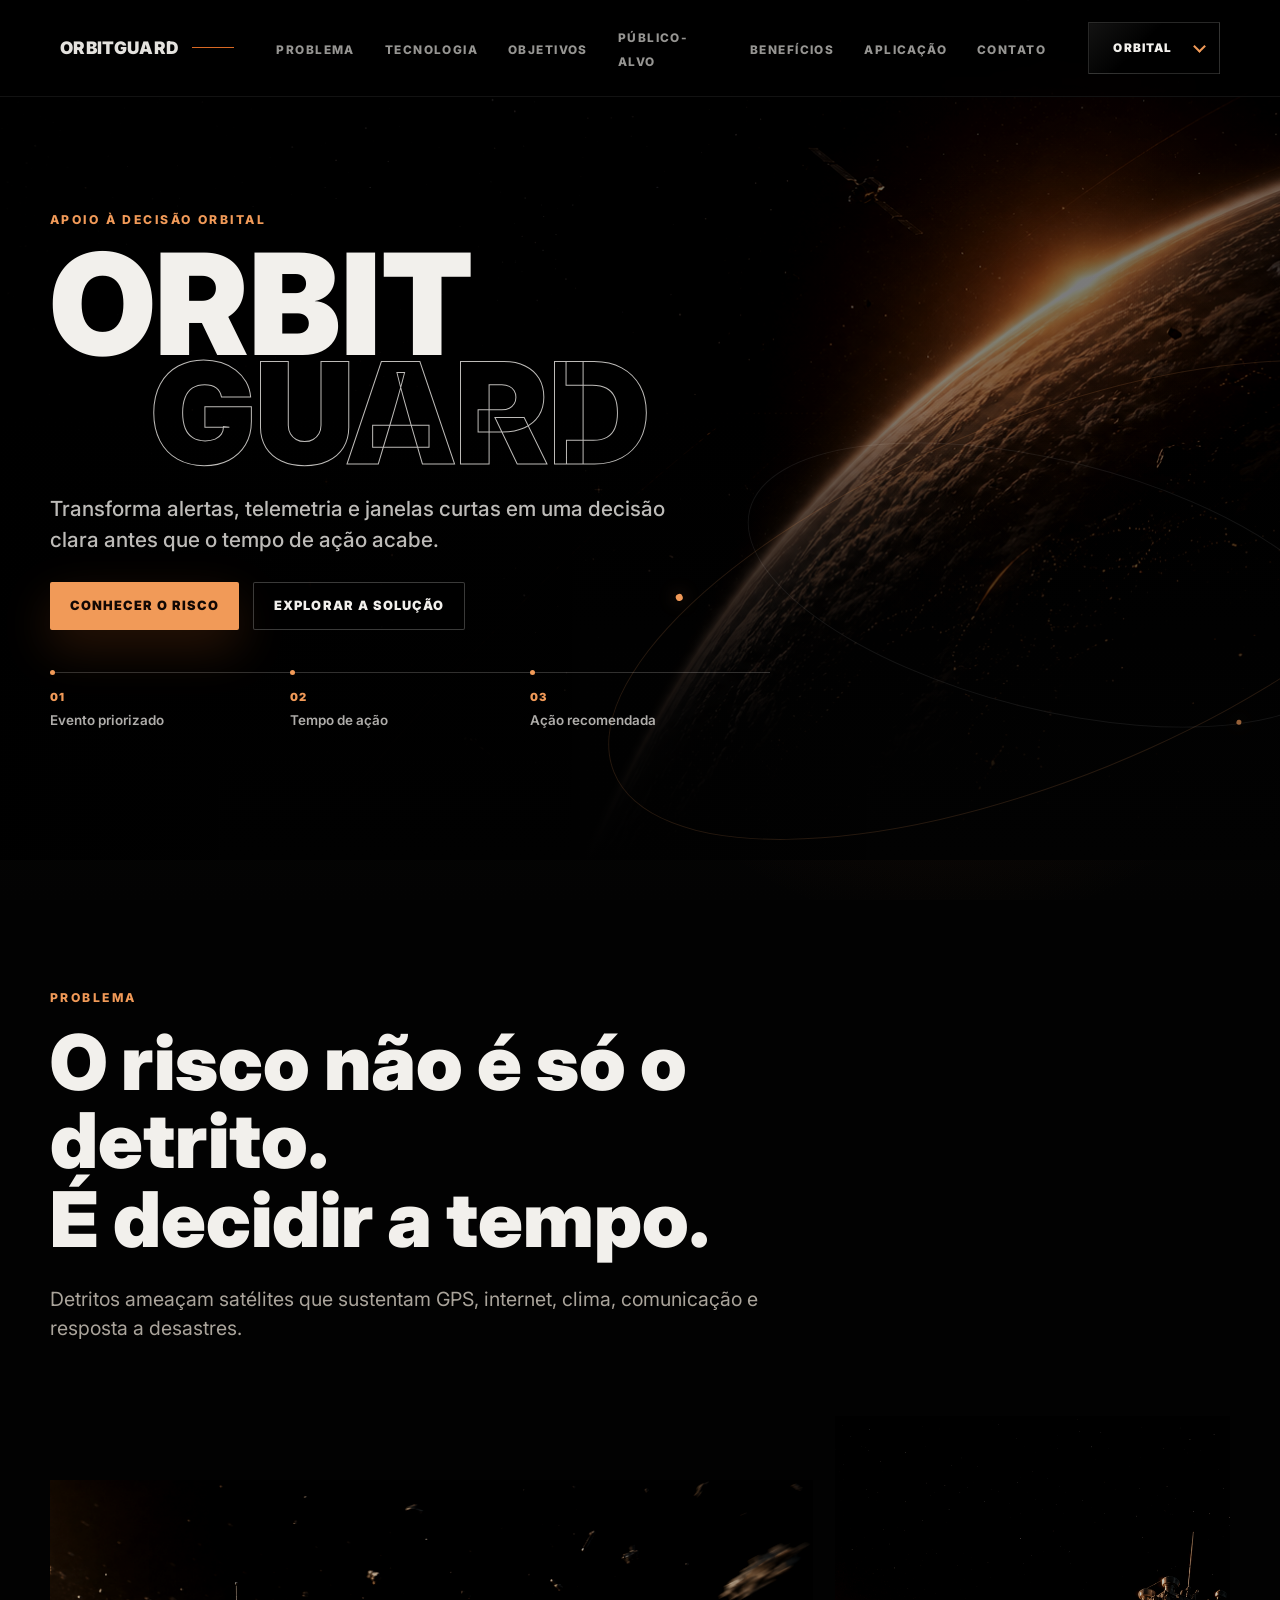
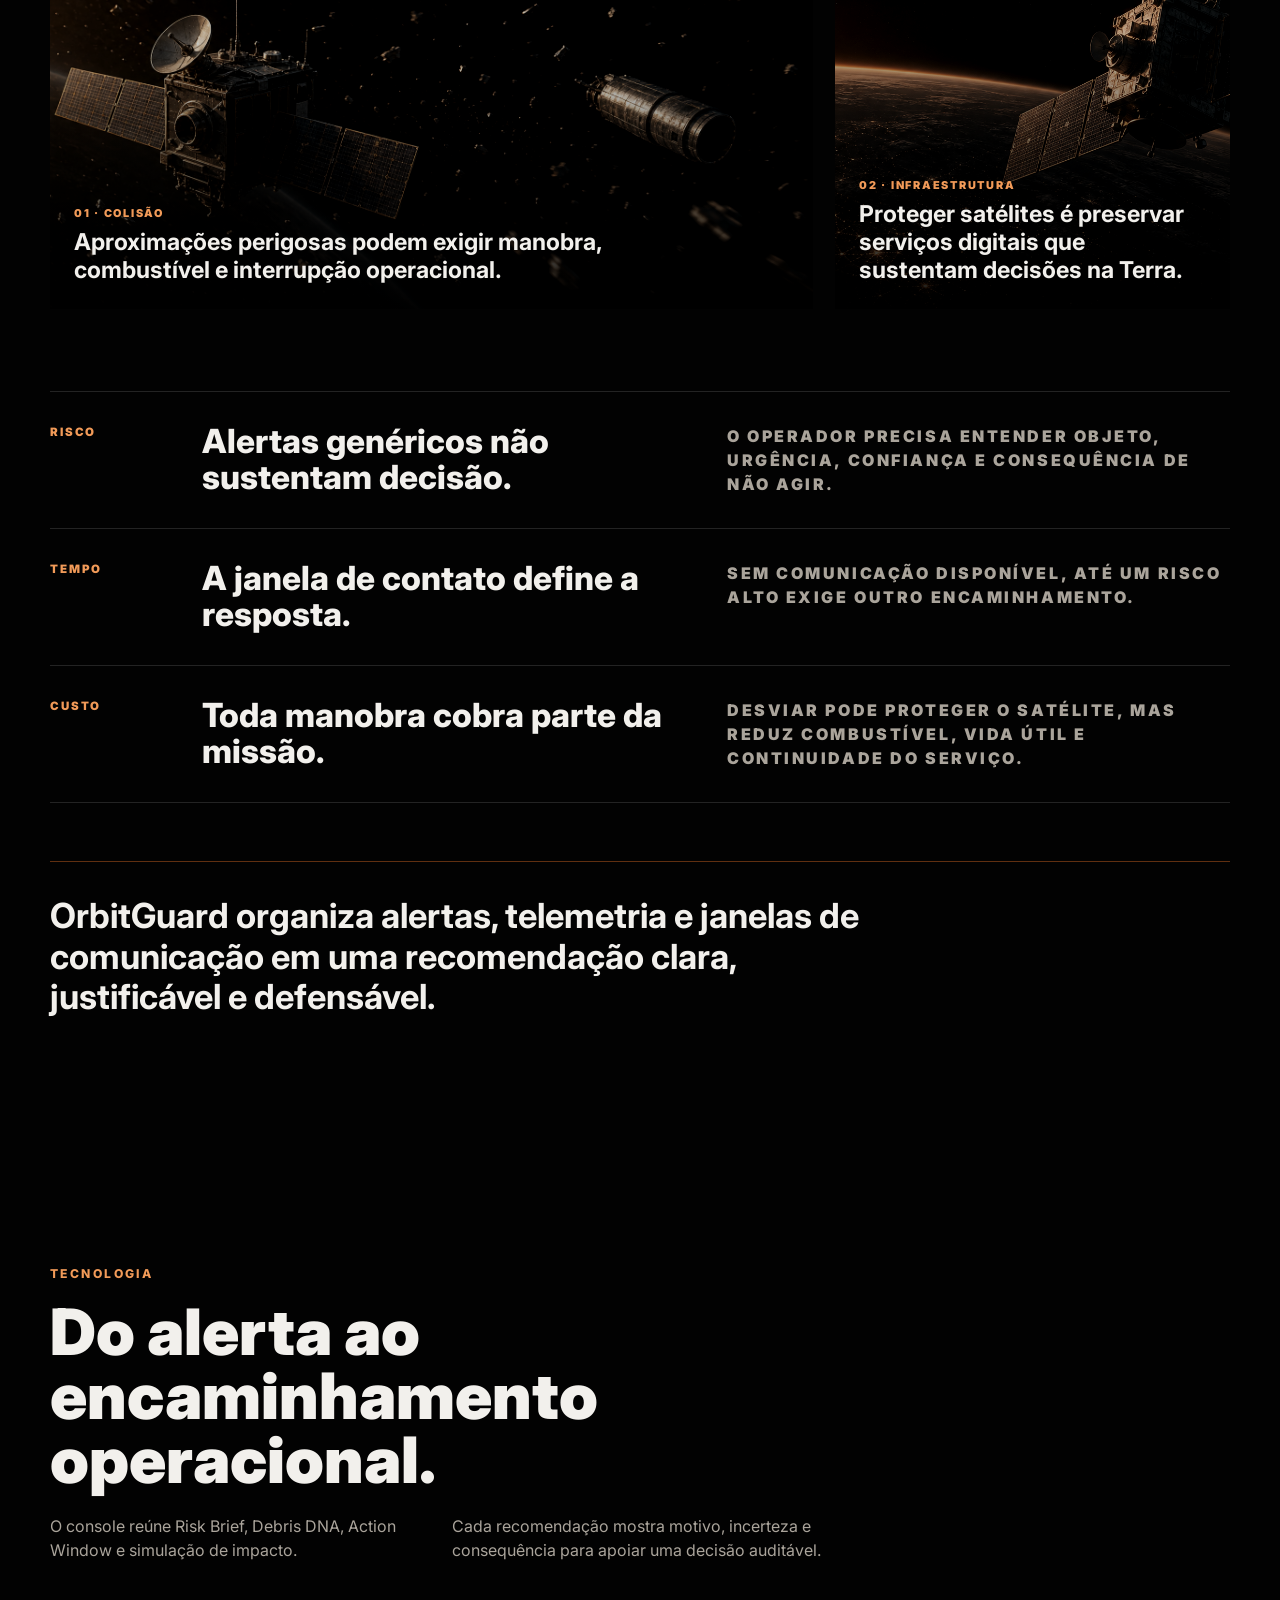
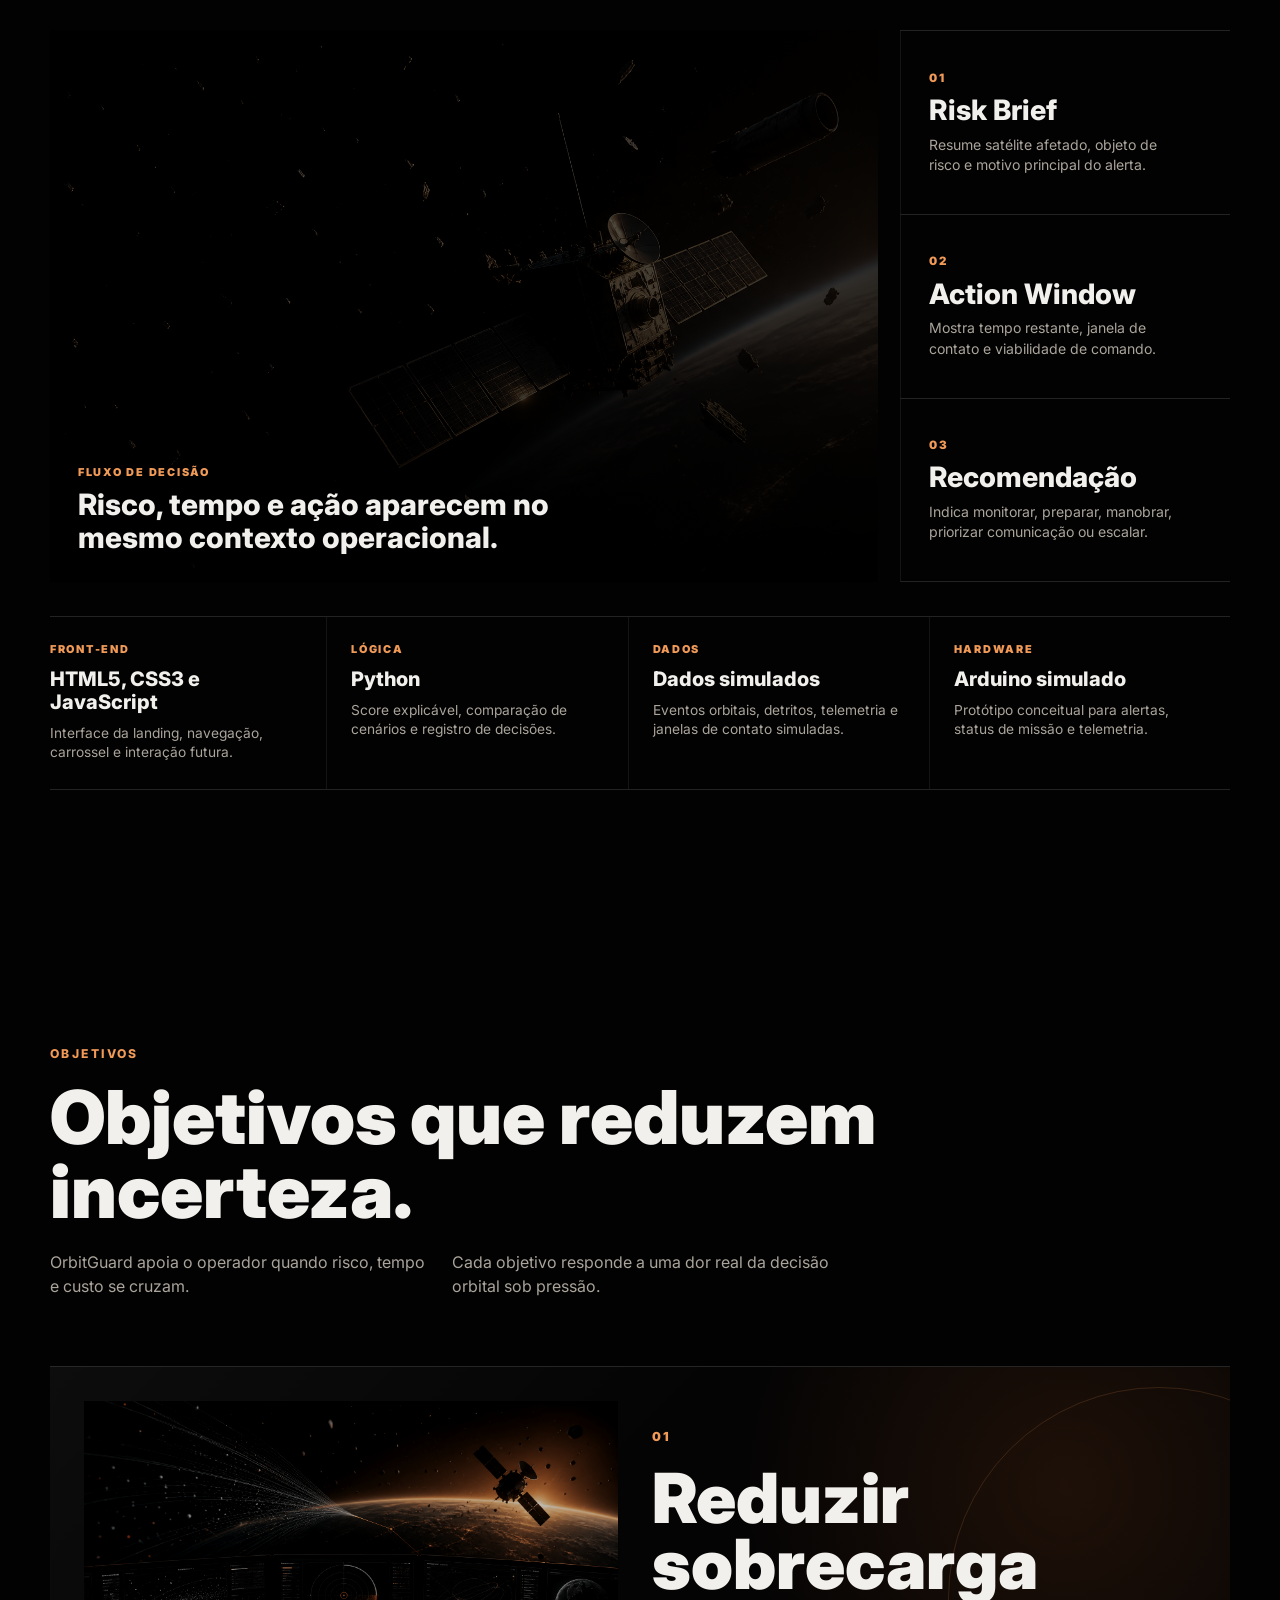
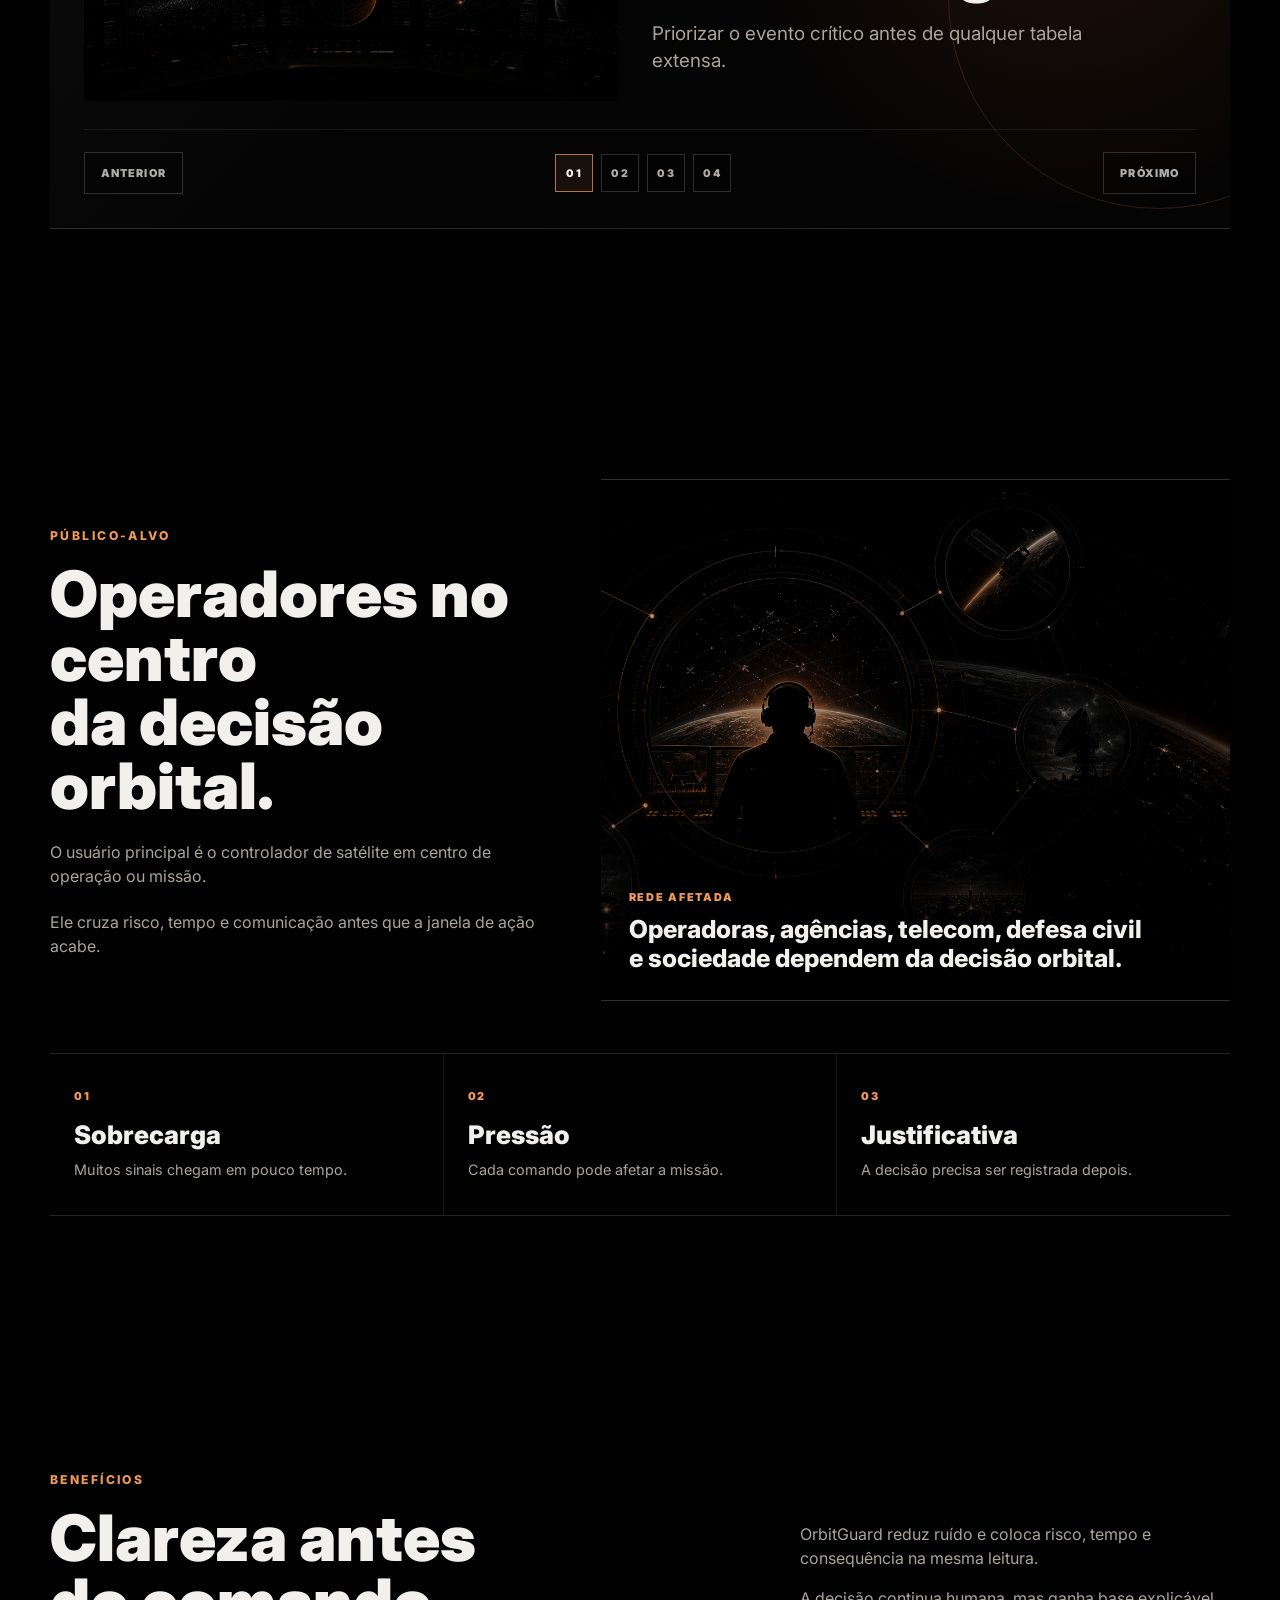
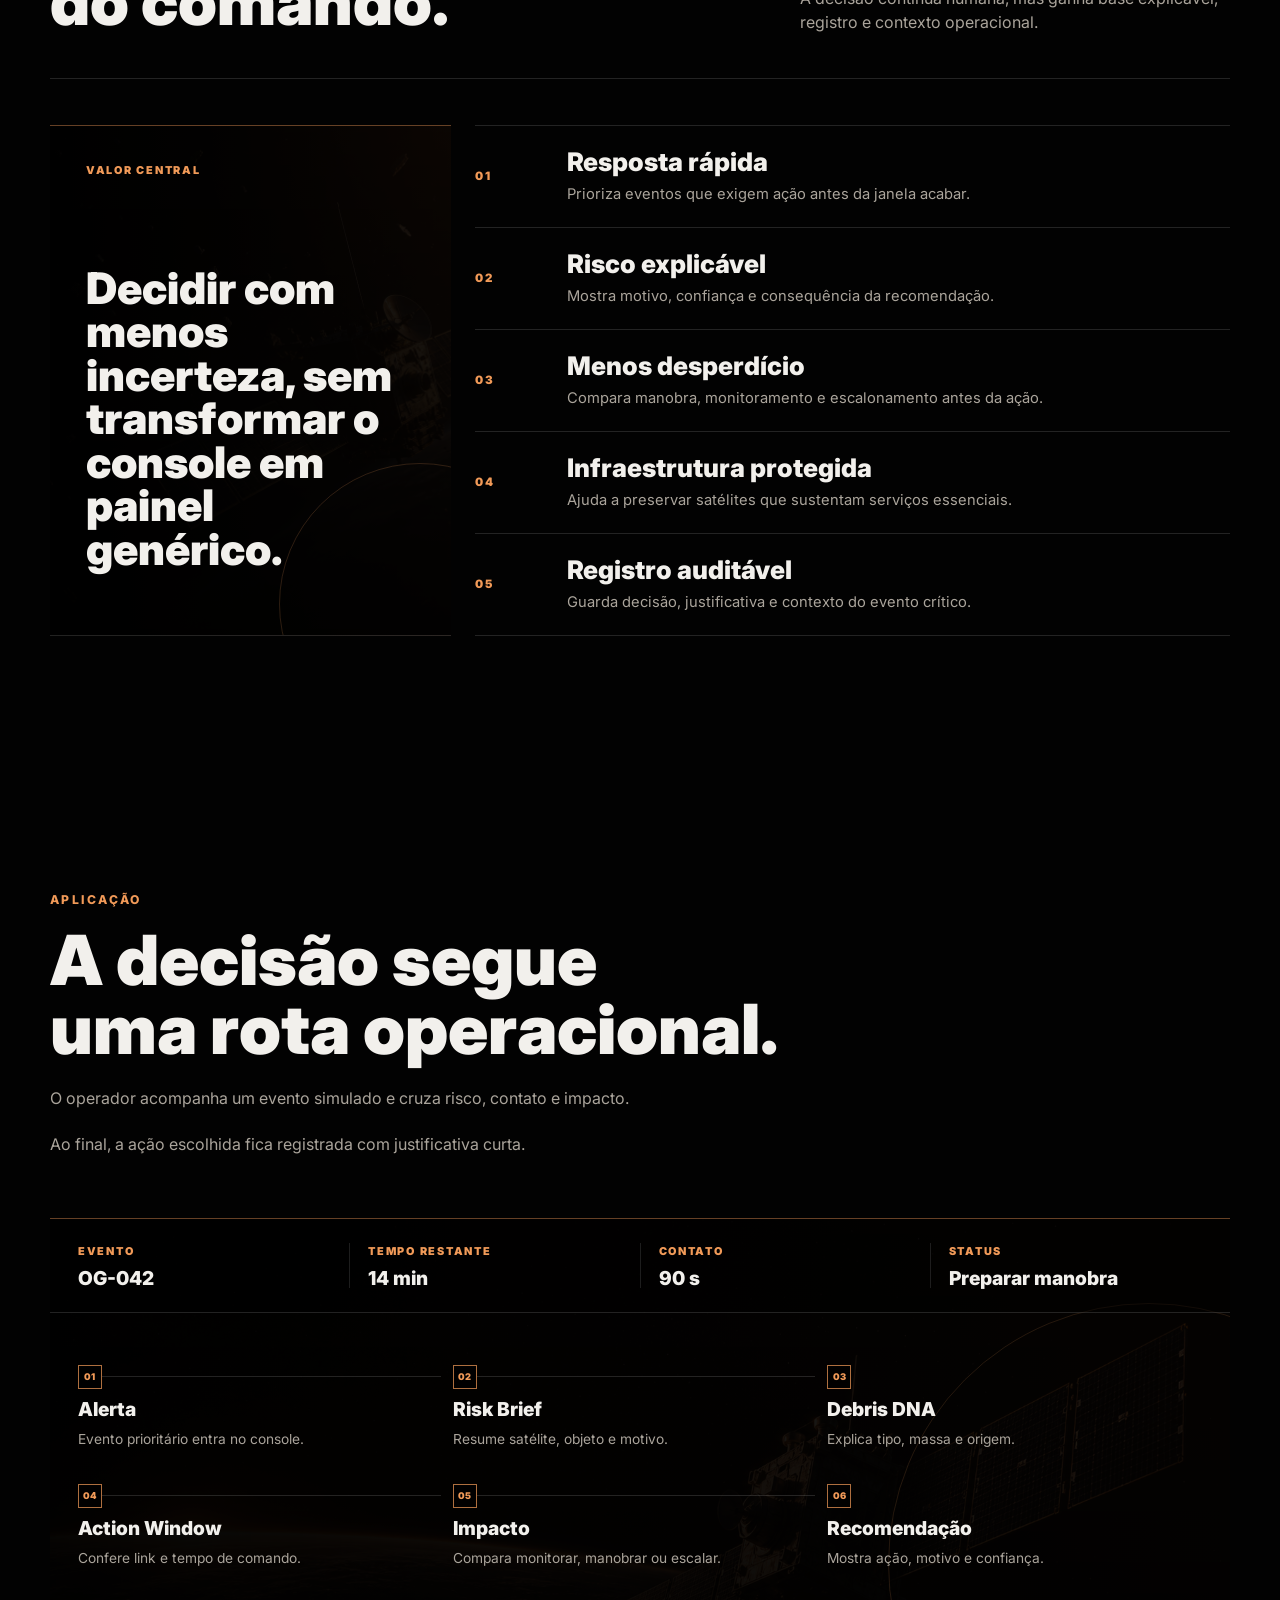
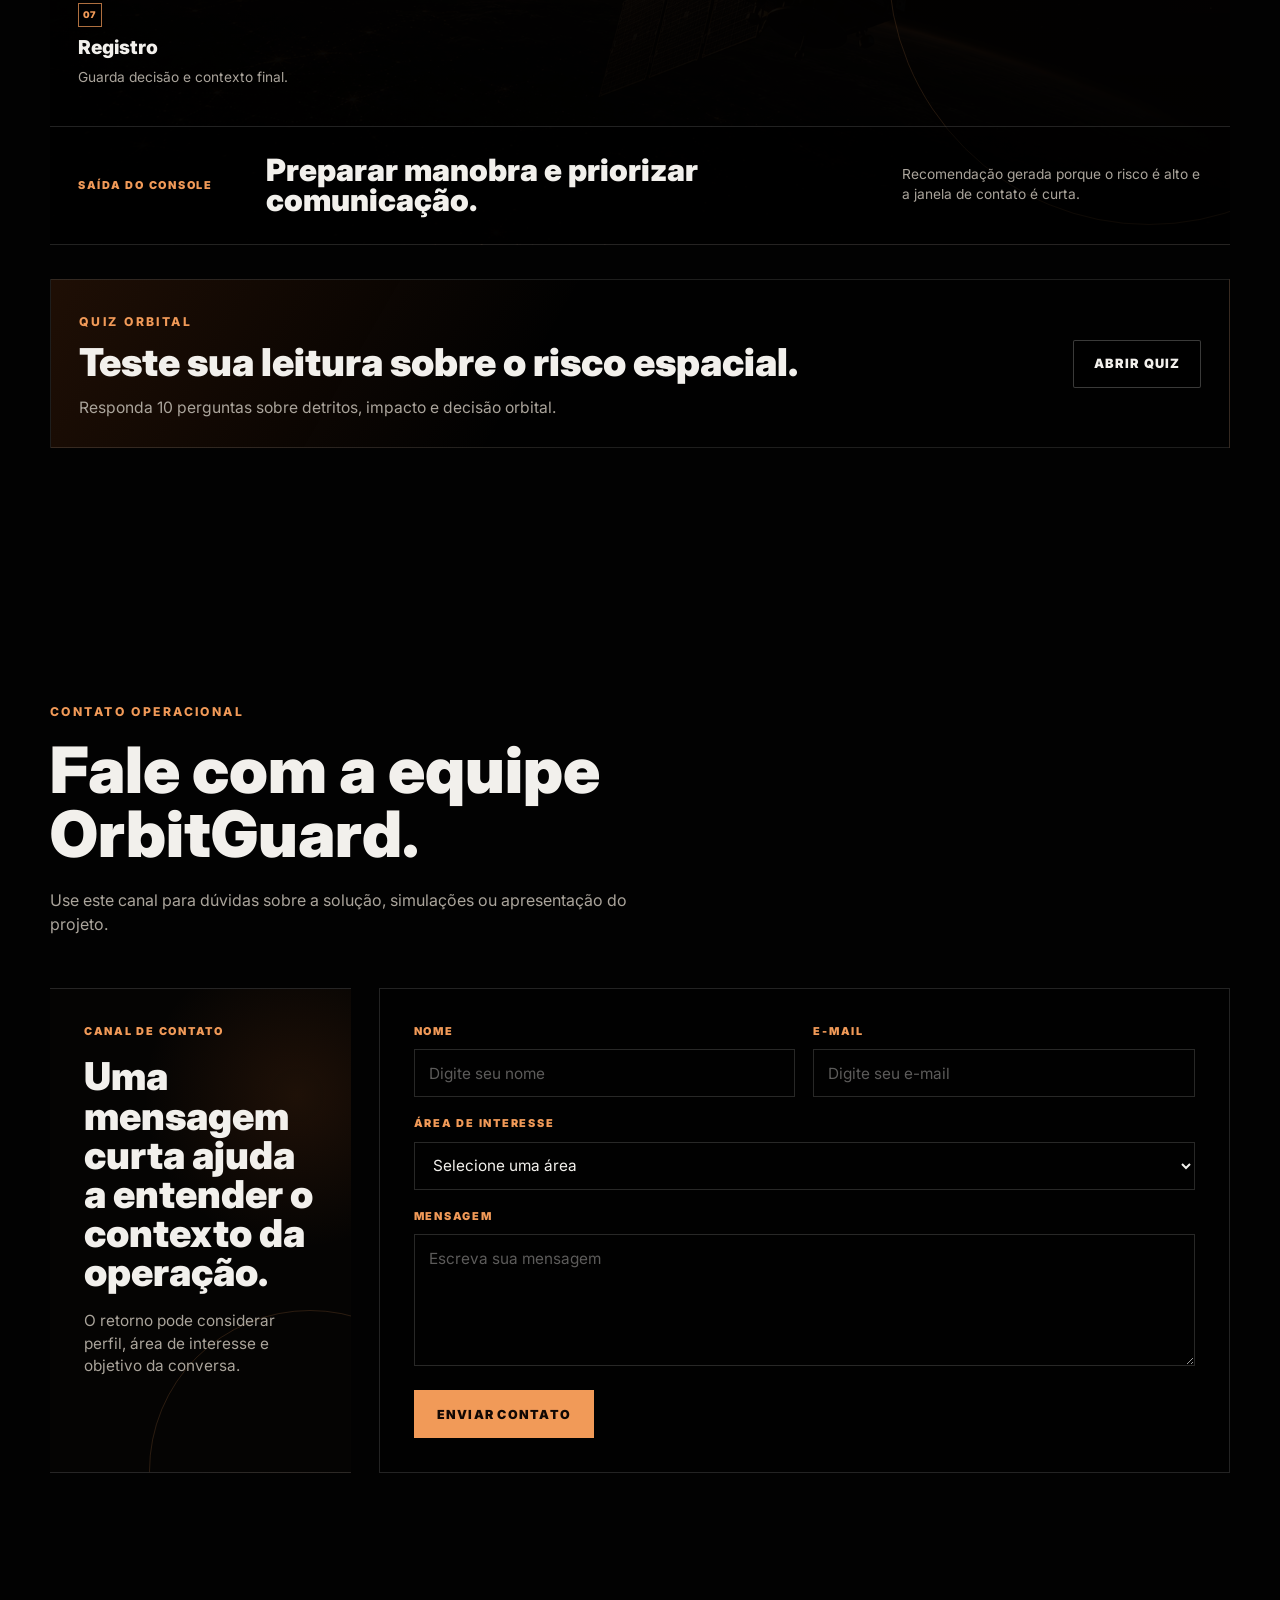
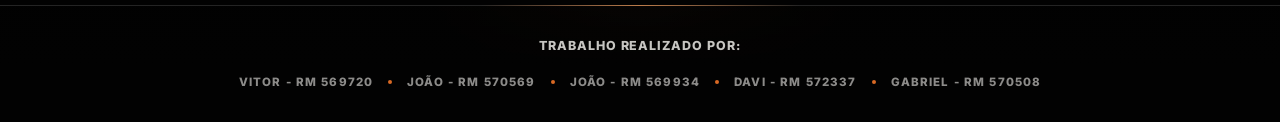
<file: index.html>
<!DOCTYPE html>
<html lang="pt-BR">
<head>
  <meta charset="UTF-8">
  <meta name="viewport" content="width=device-width, initial-scale=1.0">
  <title>OrbitGuard | Apoio à decisão orbital</title>
  <meta name="description" content="OrbitGuard transforma alertas, telemetria e janelas curtas em decisões claras para operadores de satélite.">
  <link rel="preconnect" href="https://fonts.googleapis.com">
  <link rel="preconnect" href="https://fonts.gstatic.com" crossorigin>
  <link href="https://fonts.googleapis.com/css2?family=Inter:wght@400;500;600;700;800;900&display=swap" rel="stylesheet">
  <link rel="stylesheet" href="css/styles.css">
  <link rel="stylesheet" href="css/responsive.css">
</head>
<body>
  <header class="cabecalho">
    <nav class="menu">
      <a class="marca" href="#topo">
        <span class="nome-marca">OrbitGuard</span>
        <span class="linha-marca" aria-hidden="true"></span>
      </a>

      <input class="controle-menu" id="menuCelular" type="checkbox">
      <label class="botao-menu" for="menuCelular">
        <span></span>
        <span></span>
        <span></span>
      </label>

      <div class="troca-tema">
        <button class="botao-dropdown-tema" id="botaoTema" type="button">
          <span id="textoTema">Orbital</span>
        </button>

        <div class="lista-temas" id="listaTemas">
          <button class="opcao-tema ativo" type="button" data-tema="orbital">Orbital</button>
          <button class="opcao-tema" type="button" data-tema="eclipse">Eclipse</button>
          <button class="opcao-tema" type="button" data-tema="lunar">Lunar</button>
        </div>
      </div>

      <ul class="links-menu">
        <li><a href="#problema">Problema</a></li>
        <li><a href="#tecnologia">Tecnologia</a></li>
        <li><a href="#objetivos">Objetivos</a></li>
        <li><a href="#publico-alvo">Público-alvo</a></li>
        <li><a href="#beneficios">Benefícios</a></li>
        <li><a href="#aplicacao">Aplicação</a></li>
        <li><a href="#contato">Contato</a></li>
      </ul>
    </nav>
  </header>

  <main id="topo">
    <section class="inicio" aria-labelledby="titulo-inicio">
      <div class="imagem-inicio" aria-hidden="true"></div>
      <div class="sombra-inicio" aria-hidden="true"></div>
      <div class="orbita-inicio orbita-um" aria-hidden="true"></div>
      <div class="orbita-inicio orbita-dois" aria-hidden="true"></div>

      <div class="conteudo-inicio">
        <span class="etiqueta-inicio">Apoio à decisão orbital</span>
        <h1 id="titulo-inicio"><span>ORBIT</span><span>GUARD</span></h1>
        <p class="subtitulo-inicio">
          Transforma alertas, telemetria e janelas curtas em uma decisão clara antes que o tempo de ação acabe.
        </p>

        <div class="botoes-inicio">
          <a class="botao-principal" href="#problema">Conhecer o risco</a>
          <a class="botao-secundario" href="#tecnologia">Explorar a solução</a>
        </div>

        <div class="fluxo-decisao">
          <div>
            <span>01</span>
            <strong>Evento priorizado</strong>
          </div>
          <div>
            <span>02</span>
            <strong>Tempo de ação</strong>
          </div>
          <div>
            <span>03</span>
            <strong>Ação recomendada</strong>
          </div>
        </div>
      </div>
    </section>

    <section class="problema" id="problema" aria-labelledby="titulo-problema">
      <div class="topo-secao">
        <span class="etiqueta-secao">Problema</span>
        <h2 id="titulo-problema">
          <span>O risco não é só o detrito.</span>
          <span>É decidir a tempo.</span>
        </h2>
        <p>
          Detritos ameaçam satélites que sustentam GPS, internet, clima, comunicação e resposta a desastres.
        </p>
      </div>

      <div class="imagens-problema">
        <figure class="bloco-imagem imagem-principal">
          <img src="assets/debris-threat.png" alt="Satélite em órbita próximo a fragmentos de detritos espaciais">
          <figcaption>
            <span>01 · Colisão</span>
            <strong>Aproximações perigosas podem exigir manobra, combustível e interrupção operacional.</strong>
          </figcaption>
        </figure>

        <figure class="bloco-imagem imagem-secundaria">
          <img src="assets/orbital-infrastructure.png" alt="Satélite operacional acima da Terra durante o nascer do Sol">
          <figcaption>
            <span>02 · Infraestrutura</span>
            <strong>Proteger satélites é preservar serviços digitais que sustentam decisões na Terra.</strong>
          </figcaption>
        </figure>
      </div>

      <div class="linhas-problema">
        <div>
          <span>Risco</span>
          <h3>Alertas genéricos não sustentam decisão.</h3>
          <span class="texto-linha">O operador precisa entender objeto, urgência, confiança e consequência de não agir.</span>
        </div>

        <div>
          <span>Tempo</span>
          <h3>A janela de contato define a resposta.</h3>
          <span class="texto-linha">Sem comunicação disponível, até um risco alto exige outro encaminhamento.</span>
        </div>

        <div>
          <span>Custo</span>
          <h3>Toda manobra cobra parte da missão.</h3>
          <span class="texto-linha">Desviar pode proteger o satélite, mas reduz combustível, vida útil e continuidade do serviço.</span>
        </div>
      </div>

      <div class="chamada-produto">
        <p>OrbitGuard organiza alertas, telemetria e janelas de comunicação em uma recomendação clara, justificável e defensável.</p>
      </div>
    </section>

    <section class="tecnologia" id="tecnologia" aria-labelledby="titulo-tecnologia">
      <div class="tecnologia-topo">
        <div>
          <span class="etiqueta-secao">Tecnologia</span>
          <h2 id="titulo-tecnologia">
            <span>Do alerta ao</span>
            <span>encaminhamento operacional.</span>
          </h2>
        </div>

        <div class="tecnologia-texto">
          <p>O console reúne Risk Brief, Debris DNA, Action Window e simulação de impacto.</p>
          <p>Cada recomendação mostra motivo, incerteza e consequência para apoiar uma decisão auditável.</p>
        </div>
      </div>

      <div class="painel-tecnologia">
        <figure class="imagem-tecnologia">
          <img src="assets/debris-field.png" alt="Campo de detritos espaciais ao redor da órbita terrestre">
          <figcaption>
            <span>Fluxo de decisão</span>
            <strong>Risco, tempo e ação aparecem no mesmo contexto operacional.</strong>
          </figcaption>
        </figure>

        <div class="passos-tecnologia">
          <div>
            <span>01</span>
            <strong>Risk Brief</strong>
            <small>Resume satélite afetado, objeto de risco e motivo principal do alerta.</small>
          </div>

          <div>
            <span>02</span>
            <strong>Action Window</strong>
            <small>Mostra tempo restante, janela de contato e viabilidade de comando.</small>
          </div>

          <div>
            <span>03</span>
            <strong>Recomendação</strong>
            <small>Indica monitorar, preparar, manobrar, priorizar comunicação ou escalar.</small>
          </div>
        </div>
      </div>

      <div class="lista-tecnologias">
        <div>
          <span>Front-end</span>
          <strong>HTML5, CSS3 e JavaScript</strong>
          <small>Interface da landing, navegação, carrossel e interação futura.</small>
        </div>

        <div>
          <span>Lógica</span>
          <strong>Python</strong>
          <small>Score explicável, comparação de cenários e registro de decisões.</small>
        </div>

        <div>
          <span>Dados</span>
          <strong>Dados simulados</strong>
          <small>Eventos orbitais, detritos, telemetria e janelas de contato simuladas.</small>
        </div>

        <div>
          <span>Hardware</span>
          <strong>Arduino simulado</strong>
          <small>Protótipo conceitual para alertas, status de missão e telemetria.</small>
        </div>
      </div>
    </section>
    <section class="objetivos" id="objetivos" aria-labelledby="titulo-objetivos">
      <div class="objetivos-topo">
        <div class="objetivos-cabeca">
          <span class="etiqueta-secao">Objetivos</span>
          <h2 id="titulo-objetivos">Objetivos que reduzem incerteza.</h2>
        </div>

        <div class="objetivos-texto">
          <p>OrbitGuard apoia o operador quando risco, tempo e custo se cruzam.</p>
          <p>Cada objetivo responde a uma dor real da decisão orbital sob pressão.</p>
        </div>
      </div>

      <div class="carrossel-objetivos" data-carrossel>
        <div class="area-carrossel">
          <div class="item-carrossel ativo" data-item>
            <figure class="imagem-carrossel">
              <img src="assets/objetivo-sobrecarga.png" alt="Console orbital filtrando sinais de risco ao redor da Terra">
            </figure>
            <div class="texto-carrossel">
              <span>01</span>
              <strong>Reduzir sobrecarga</strong>
              <small>Priorizar o evento crítico antes de qualquer tabela extensa.</small>
            </div>
          </div>

          <div class="item-carrossel" data-item>
            <figure class="imagem-carrossel">
              <img src="assets/objetivo-risco.png" alt="Satélite próximo a fragmentos orbitais com trajetória de risco">
            </figure>
            <div class="texto-carrossel">
              <span>02</span>
              <strong>Explicar o risco</strong>
              <small>Mostrar objeto, urgência, confiança e principal motivo do alerta.</small>
            </div>
          </div>

          <div class="item-carrossel" data-item>
            <figure class="imagem-carrossel">
              <img src="assets/objetivo-acoes.png" alt="Satélite em órbita com trajetórias alternativas para decisão operacional">
            </figure>
            <div class="texto-carrossel">
              <span>03</span>
              <strong>Comparar cenários</strong>
              <small>Equilibrar monitorar, preparar, manobrar, priorizar comunicação ou escalar.</small>
            </div>
          </div>

          <div class="item-carrossel" data-item>
            <figure class="imagem-carrossel">
              <img src="assets/objetivo-registro.png" alt="Registro visual de decisão orbital em console de missão">
            </figure>
            <div class="texto-carrossel">
              <span>04</span>
              <strong>Registrar decisão</strong>
              <small>Guardar recomendação, ação escolhida e justificativa do evento.</small>
            </div>
          </div>
        </div>

        <div class="controles-carrossel">
          <button class="botao-carrossel" type="button" data-anterior>Anterior</button>
          <div class="indicadores-carrossel">
            <button class="indicador-carrossel ativo" type="button" data-indicador>01</button>
            <button class="indicador-carrossel" type="button" data-indicador>02</button>
            <button class="indicador-carrossel" type="button" data-indicador>03</button>
            <button class="indicador-carrossel" type="button" data-indicador>04</button>
          </div>
          <button class="botao-carrossel" type="button" data-proximo>Próximo</button>
        </div>
      </div>
    </section>
    <section class="publico-alvo" id="publico-alvo" aria-labelledby="titulo-publico">
      <div class="publico-layout">
        <div class="publico-intro">
          <span class="etiqueta-secao">Público-alvo</span>
          <h2 id="titulo-publico">
            <span>Operadores no centro</span>
            <span>da decisão orbital.</span>
          </h2>

          <p>O usuário principal é o controlador de satélite em centro de operação ou missão.</p>
          <p>Ele cruza risco, tempo e comunicação antes que a janela de ação acabe.</p>
        </div>

        <figure class="imagem-publico">
          <img src="assets/publico-orbitguard.png" alt="Controlador de satélite no centro de uma rede orbital de serviços essenciais">
          <figcaption>
            <span>Rede afetada</span>
            <strong>Operadoras, agências, telecom, defesa civil e sociedade dependem da decisão orbital.</strong>
          </figcaption>
        </figure>
      </div>

      <div class="dores-operador">
        <div>
          <span>01</span>
          <strong>Sobrecarga</strong>
          <small>Muitos sinais chegam em pouco tempo.</small>
        </div>

        <div>
          <span>02</span>
          <strong>Pressão</strong>
          <small>Cada comando pode afetar a missão.</small>
        </div>

        <div>
          <span>03</span>
          <strong>Justificativa</strong>
          <small>A decisão precisa ser registrada depois.</small>
        </div>
      </div>
    </section>
    <section class="beneficios" id="beneficios" aria-labelledby="titulo-beneficios">
      <div class="beneficios-topo">
        <div class="beneficios-titulo">
          <span class="etiqueta-secao">Benefícios</span>
          <h2 id="titulo-beneficios">
            <span>Clareza antes</span>
            <span>do comando.</span>
          </h2>
        </div>

        <div class="beneficios-resumo">
          <p>OrbitGuard reduz ruído e coloca risco, tempo e consequência na mesma leitura.</p>
          <p>A decisão continua humana, mas ganha base explicável, registro e contexto operacional.</p>
        </div>
      </div>

      <div class="grade-beneficios">
        <div class="beneficio-destaque">
          <span>Valor central</span>
          <strong>Decidir com menos incerteza, sem transformar o console em painel genérico.</strong>
        </div>

        <div class="lista-beneficios">
          <div class="item-beneficio">
            <span class="marcador-beneficio">01</span>
            <div>
              <strong>Resposta rápida</strong>
              <small>Prioriza eventos que exigem ação antes da janela acabar.</small>
            </div>
          </div>

          <div class="item-beneficio">
            <span class="marcador-beneficio">02</span>
            <div>
              <strong>Risco explicável</strong>
              <small>Mostra motivo, confiança e consequência da recomendação.</small>
            </div>
          </div>

          <div class="item-beneficio">
            <span class="marcador-beneficio">03</span>
            <div>
              <strong>Menos desperdício</strong>
              <small>Compara manobra, monitoramento e escalonamento antes da ação.</small>
            </div>
          </div>

          <div class="item-beneficio">
            <span class="marcador-beneficio">04</span>
            <div>
              <strong>Infraestrutura protegida</strong>
              <small>Ajuda a preservar satélites que sustentam serviços essenciais.</small>
            </div>
          </div>

          <div class="item-beneficio">
            <span class="marcador-beneficio">05</span>
            <div>
              <strong>Registro auditável</strong>
              <small>Guarda decisão, justificativa e contexto do evento crítico.</small>
            </div>
          </div>
        </div>
      </div>
    </section>
    <section class="aplicacao" id="aplicacao" aria-labelledby="titulo-aplicacao">
      <div class="cabeca-aplicacao">
        <span class="etiqueta-secao">Aplicação</span>
        <h2 id="titulo-aplicacao">
          <span>A decisão segue</span>
          <span>uma rota operacional.</span>
        </h2>

        <p>O operador acompanha um evento simulado e cruza risco, contato e impacto.</p>
        <p>Ao final, a ação escolhida fica registrada com justificativa curta.</p>
      </div>

      <div class="console-operacional">
        <div class="barra-evento">
          <div>
            <span>Evento</span>
            <strong>OG-042</strong>
          </div>

          <div>
            <span>Tempo restante</span>
            <strong>14 min</strong>
          </div>

          <div>
            <span>Contato</span>
            <strong>90 s</strong>
          </div>

          <div>
            <span>Status</span>
            <strong>Preparar manobra</strong>
          </div>
        </div>

        <div class="rota-operacional">
          <div class="etapa-rota">
            <span class="numero-rota">01</span>
            <strong>Alerta</strong>
            <small>Evento prioritário entra no console.</small>
          </div>

          <div class="etapa-rota">
            <span class="numero-rota">02</span>
            <strong>Risk Brief</strong>
            <small>Resume satélite, objeto e motivo.</small>
          </div>

          <div class="etapa-rota">
            <span class="numero-rota">03</span>
            <strong>Debris DNA</strong>
            <small>Explica tipo, massa e origem.</small>
          </div>

          <div class="etapa-rota">
            <span class="numero-rota">04</span>
            <strong>Action Window</strong>
            <small>Confere link e tempo de comando.</small>
          </div>

          <div class="etapa-rota">
            <span class="numero-rota">05</span>
            <strong>Impacto</strong>
            <small>Compara monitorar, manobrar ou escalar.</small>
          </div>

          <div class="etapa-rota">
            <span class="numero-rota">06</span>
            <strong>Recomendação</strong>
            <small>Mostra ação, motivo e confiança.</small>
          </div>

          <div class="etapa-rota">
            <span class="numero-rota">07</span>
            <strong>Registro</strong>
            <small>Guarda decisão e contexto final.</small>
          </div>
        </div>

        <div class="saida-console">
          <span>Saída do console</span>
          <strong>Preparar manobra e priorizar comunicação.</strong>
          <small>Recomendação gerada porque o risco é alto e a janela de contato é curta.</small>
        </div>
      </div>

      <div class="chamada-quiz">
        <div>
          <span class="etiqueta-secao">Quiz orbital</span>
          <h3>Teste sua leitura sobre o risco espacial.</h3>
          <small>Responda 10 perguntas sobre detritos, impacto e decisão orbital.</small>
        </div>

        <a class="botao-secundario" href="pages/quiz.html">Abrir quiz</a>
      </div>
    </section>

    <section class="contato" id="contato">
      <div class="contato-topo">
        <span class="etiqueta-secao">Contato operacional</span>
        <h2>Fale com a equipe OrbitGuard.</h2>
        <p>Use este canal para dúvidas sobre a solução, simulações ou apresentação do projeto.</p>
      </div>

      <div class="contato-layout">
        <div class="contato-info">
          <span>Canal de contato</span>
          <strong>Uma mensagem curta ajuda a entender o contexto da operação.</strong>
          <small>O retorno pode considerar perfil, área de interesse e objetivo da conversa.</small>
        </div>

        <form class="formulario-contato" id="formularioContato">
          <div class="grupo-campo">
            <label for="nomeContato">Nome</label>
            <input id="nomeContato" type="text" placeholder="Digite seu nome">
          </div>

          <div class="grupo-campo">
            <label for="emailContato">E-mail</label>
            <input id="emailContato" type="email" placeholder="Digite seu e-mail">
          </div>

          <div class="grupo-campo">
            <label for="areaContato">Área de interesse</label>
            <select id="areaContato">
              <option value="">Selecione uma área</option>
              <option value="operacao">Operação de satélite</option>
              <option value="telecom">Telecomunicações</option>
              <option value="defesa-civil">Defesa civil</option>
              <option value="pesquisa">Pesquisa acadêmica</option>
              <option value="outro">Outro</option>
            </select>
          </div>

          <div class="grupo-campo campo-mensagem">
            <label for="mensagemContato">Mensagem</label>
            <textarea id="mensagemContato" placeholder="Escreva sua mensagem"></textarea>
          </div>

          <button class="botao-enviar" type="submit">Enviar contato</button>
          <p class="resultado-contato" id="resultadoContato"></p>
        </form>
      </div>
    </section>
  </main>

  <footer class="rodape">
    <div class="rodape-conteudo">
      <p>Trabalho realizado por:</p>
      <div class="equipe-rodape">
        <span>Vitor - RM 569720</span>
        <span>João - RM 570569</span>
        <span>João - RM 569934</span>
        <span>Davi - RM 572337</span>
        <span>Gabriel - RM 570508</span>
      </div>
    </div>
  </footer>
  <script src="js/carrossel.js"></script>
  <script src="js/tema.js"></script>
  <script src="js/validacao.js"></script>
</body>
</html>
</file>
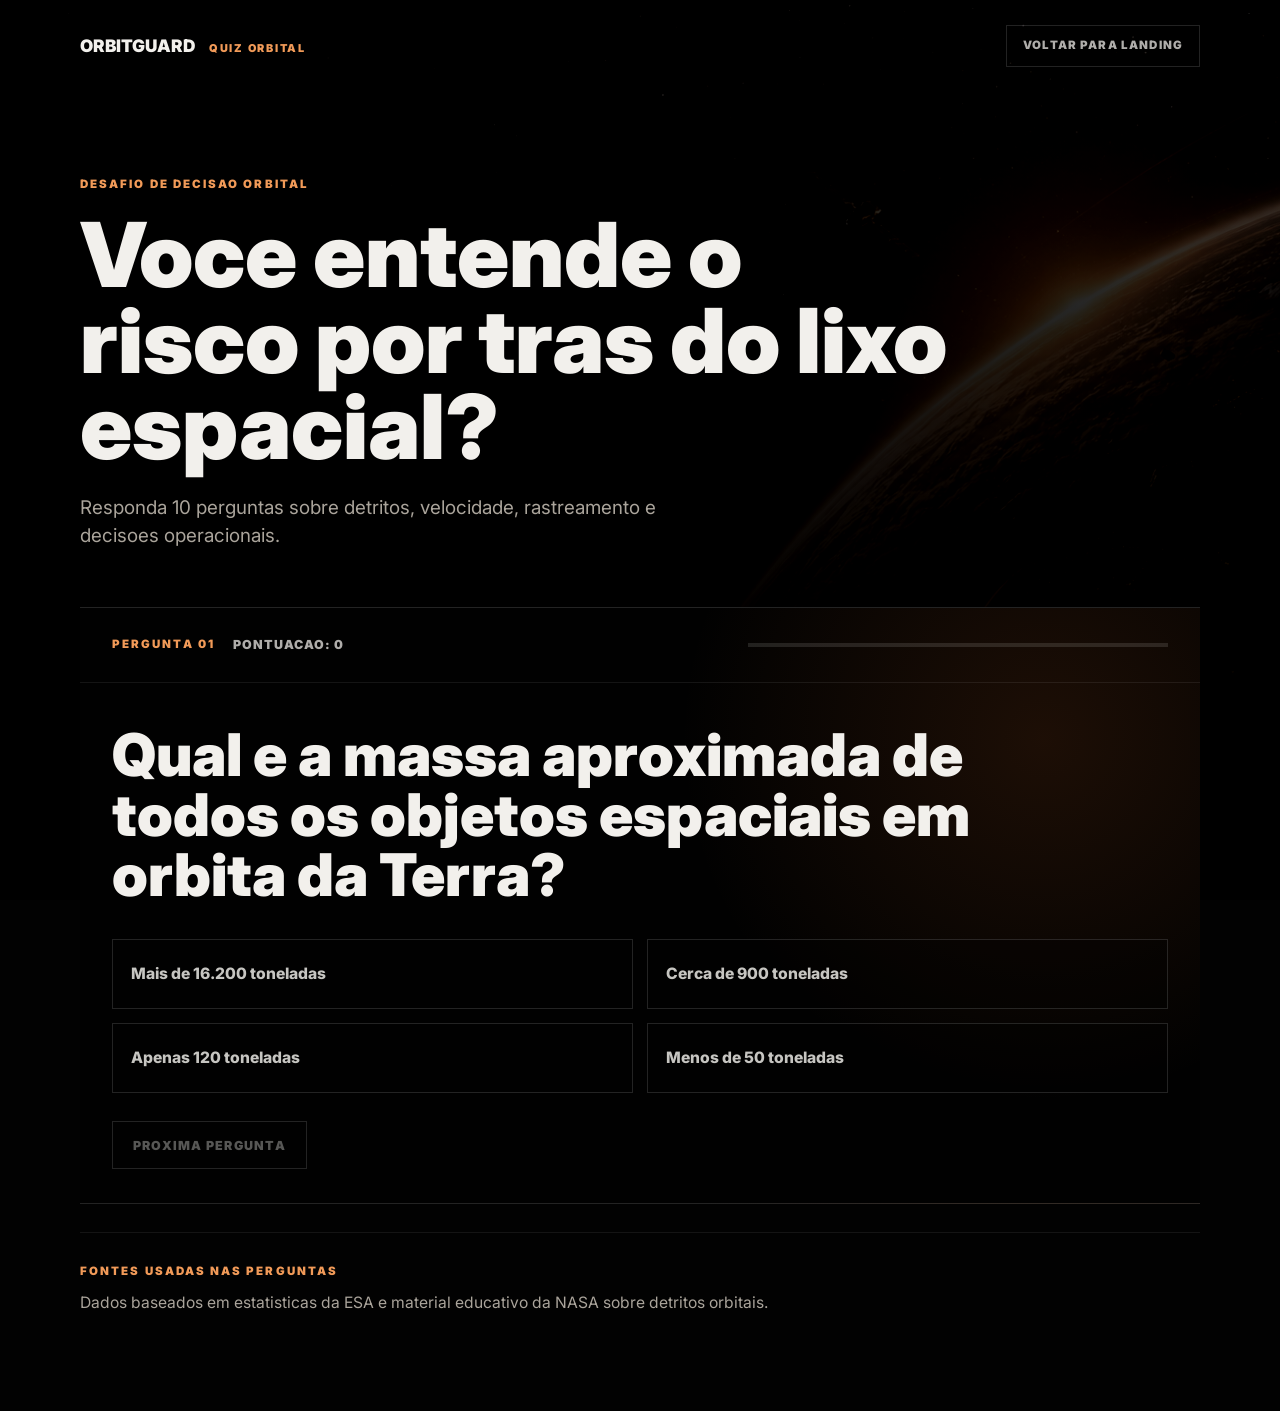
<file: quiz.html>
<!DOCTYPE html>
<html lang="pt-BR">
<head>
  <meta charset="UTF-8">
  <meta name="viewport" content="width=device-width, initial-scale=1.0">
  <title>Quiz OrbitGuard | Lixo espacial</title>
  <meta name="description" content="Quiz dinamico do OrbitGuard sobre lixo espacial, risco orbital e tomada de decisao.">
  <link rel="preconnect" href="https://fonts.googleapis.com">
  <link rel="preconnect" href="https://fonts.gstatic.com" crossorigin>
  <link href="https://fonts.googleapis.com/css2?family=Inter:wght@400;500;600;700;800;900&display=swap" rel="stylesheet">
  <link rel="stylesheet" href="css/quiz.css">
</head>
<body>
  <header class="cabecalho-quiz">
    <a class="marca-quiz" href="index.html">
      <span>OrbitGuard</span>
      <small>Quiz orbital</small>
    </a>

    <a class="link-voltar" href="index.html">Voltar para landing</a>
  </header>

  <main class="pagina-quiz">
    <section class="intro-quiz">
      <span class="etiqueta-quiz">Desafio de decisao orbital</span>
      <h1>Voce entende o risco por tras do lixo espacial?</h1>
      <p>Responda 10 perguntas sobre detritos, velocidade, rastreamento e decisoes operacionais.</p>
    </section>

    <section class="caixa-quiz">
      <div class="topo-caixa">
        <div>
          <span id="numeroPergunta">Pergunta 01</span>
          <strong id="placarQuiz">Pontuacao: 0</strong>
        </div>

        <div class="barra-progresso">
          <div id="progressoQuiz"></div>
        </div>
      </div>

      <div class="conteudo-quiz" id="conteudoQuiz">
        <h2 id="perguntaQuiz"></h2>
        <div class="alternativas-quiz" id="alternativasQuiz"></div>

        <div class="feedback-quiz" id="feedbackQuiz">
          <strong id="tituloFeedback"></strong>
          <p id="resumoResposta"></p>
        </div>

        <button class="botao-proxima" id="botaoProxima" type="button">Proxima pergunta</button>
      </div>

      <div class="resultado-final escondido" id="resultadoFinal">
        <span>Resultado final</span>
        <h2 id="tituloResultado"></h2>
        <p id="textoResultado"></p>
        <button class="botao-proxima" id="refazerQuiz" type="button">Refazer quiz</button>
      </div>
    </section>

    <section class="fontes-quiz">
      <span>Fontes usadas nas perguntas</span>
      <p>Dados baseados em estatisticas da ESA e material educativo da NASA sobre detritos orbitais.</p>
    </section>
  </main>

  <script src="js/quiz.js"></script>
</body>
</html>
</file>
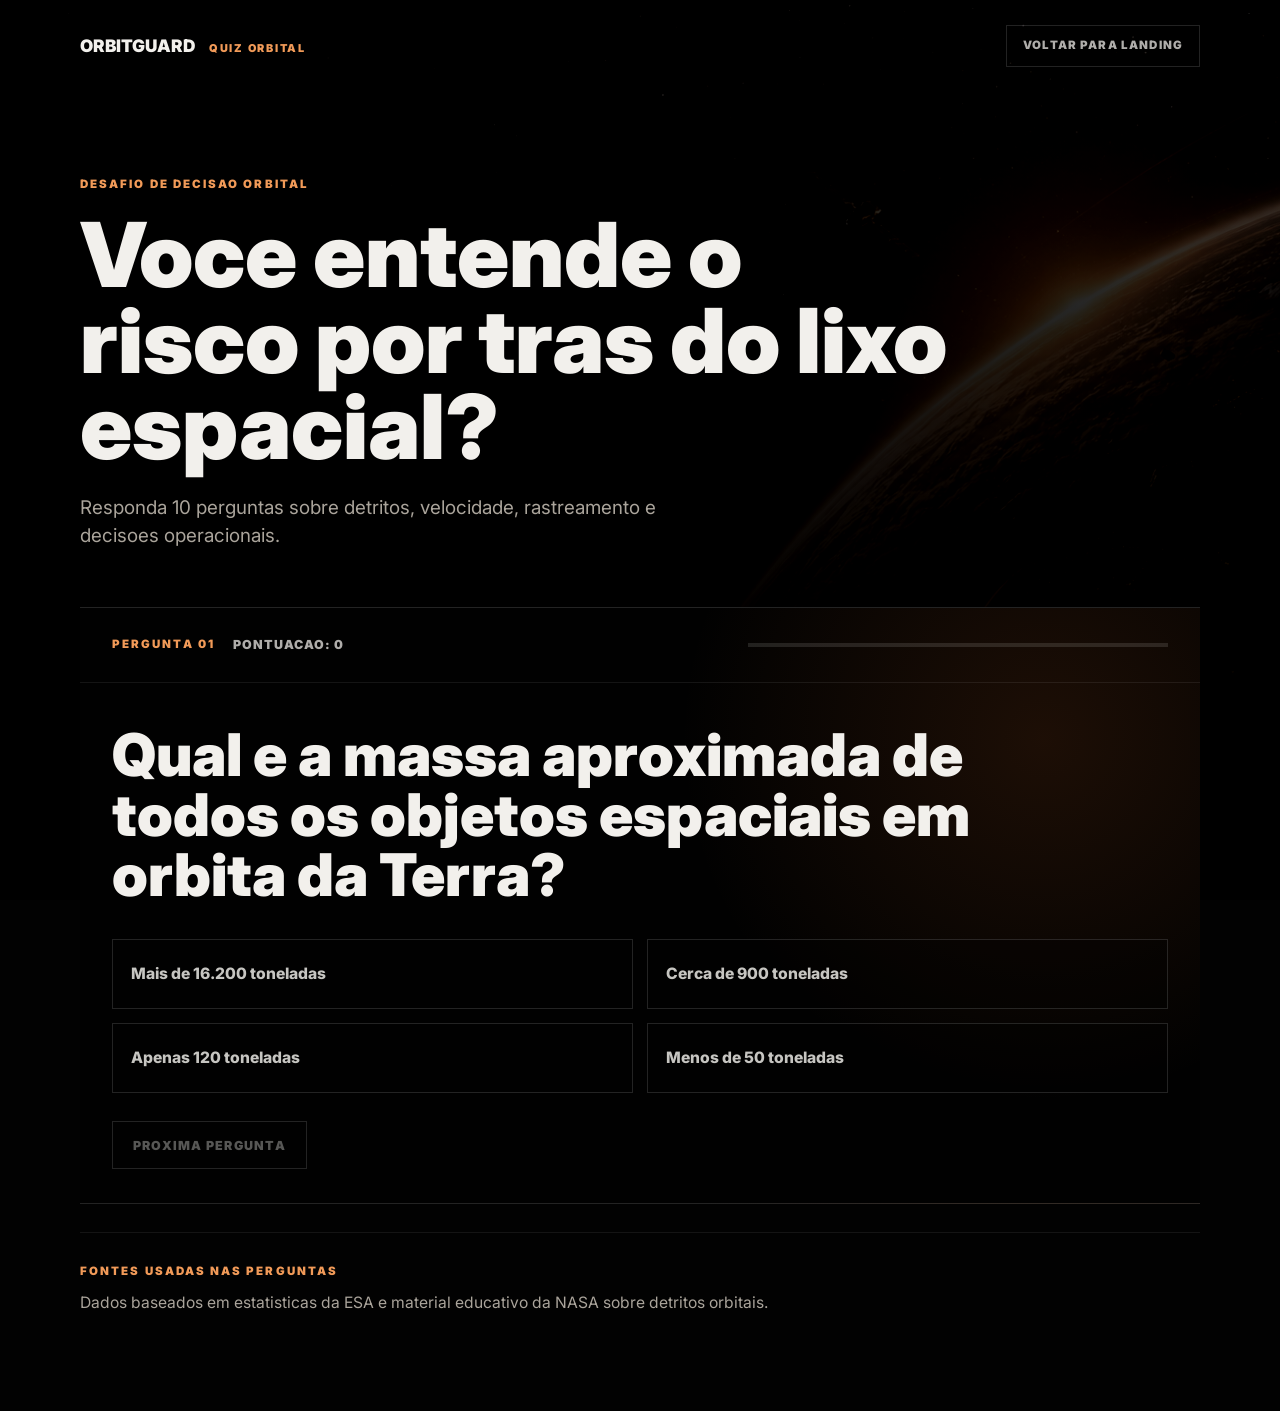
<file: pages/quiz.html>
<!DOCTYPE html>
<html lang="pt-BR">
<head>
  <meta charset="UTF-8">
  <meta name="viewport" content="width=device-width, initial-scale=1.0">
  <title>Quiz OrbitGuard | Lixo espacial</title>
  <meta name="description" content="Quiz dinamico do OrbitGuard sobre lixo espacial, risco orbital e tomada de decisao.">
  <link rel="preconnect" href="https://fonts.googleapis.com">
  <link rel="preconnect" href="https://fonts.gstatic.com" crossorigin>
  <link href="https://fonts.googleapis.com/css2?family=Inter:wght@400;500;600;700;800;900&display=swap" rel="stylesheet">
  <link rel="stylesheet" href="../css/quiz.css">
</head>
<body>
  <header class="cabecalho-quiz">
    <a class="marca-quiz" href="../index.html">
      <span>OrbitGuard</span>
      <small>Quiz orbital</small>
    </a>

    <a class="link-voltar" href="../index.html">Voltar para landing</a>
  </header>

  <main class="pagina-quiz">
    <section class="intro-quiz">
      <span class="etiqueta-quiz">Desafio de decisao orbital</span>
      <h1>Voce entende o risco por tras do lixo espacial?</h1>
      <p>Responda 10 perguntas sobre detritos, velocidade, rastreamento e decisoes operacionais.</p>
    </section>

    <section class="caixa-quiz">
      <div class="topo-caixa">
        <div>
          <span id="numeroPergunta">Pergunta 01</span>
          <strong id="placarQuiz">Pontuacao: 0</strong>
        </div>

        <div class="barra-progresso">
          <div id="progressoQuiz"></div>
        </div>
      </div>

      <div class="conteudo-quiz" id="conteudoQuiz">
        <h2 id="perguntaQuiz"></h2>
        <div class="alternativas-quiz" id="alternativasQuiz"></div>

        <div class="feedback-quiz" id="feedbackQuiz">
          <strong id="tituloFeedback"></strong>
          <p id="resumoResposta"></p>
        </div>

        <button class="botao-proxima" id="botaoProxima" type="button">Proxima pergunta</button>
      </div>

      <div class="resultado-final escondido" id="resultadoFinal">
        <span>Resultado final</span>
        <h2 id="tituloResultado"></h2>
        <p id="textoResultado"></p>
        <button class="botao-proxima" id="refazerQuiz" type="button">Refazer quiz</button>
      </div>
    </section>

    <section class="fontes-quiz">
      <span>Fontes usadas nas perguntas</span>
      <p>Dados baseados em estatisticas da ESA e material educativo da NASA sobre detritos orbitais.</p>
    </section>
  </main>

  <script src="../js/quiz.js"></script>
</body>
</html>
</file>
<file: css/styles.css>
﻿:root {
  --preto: #020202;
  --preto-suave: #080706;
  --grafite: #12100e;
  --grafite-claro: #1b1815;
  --prata: #f2f0ec;
  --texto-fraco: #aaa49b;
  --texto-apagado: #716b63;
  --linha: rgba(242, 240, 236, 0.14);
  --linha-suave: rgba(242, 240, 236, 0.08);
  --laranja: #d96924;
  --laranja-claro: #f19a58;
  --fundo-profundo: #000000;
  --fundo-nebulosa: #090806;
  --fundo-final: #030303;
  --brilho-tema: rgba(217, 105, 36, 0.12);
  --cabecalho-cheio: rgba(0, 0, 0, 0.84);
  --cabecalho-vazio: rgba(0, 0, 0, 0.18);
  --borda-tema-ativa: rgba(241, 154, 88, 0.78);
  --carrossel-fundo: rgba(8, 7, 6, 0.68);
  --carrossel-brilho: rgba(217, 105, 36, 0.12);
  --carrossel-orbita: rgba(241, 154, 88, 0.16);
  --carrossel-borda-ativa: rgba(241, 154, 88, 0.72);
  --carrossel-botao-ativo: rgba(241, 154, 88, 0.08);
  --largura-maxima: 1180px;
  --altura-cabecalho: 84px;
}
body.tema-eclipse {
  --preto: #050202;
  --preto-suave: #100606;
  --grafite: #180b0b;
  --grafite-claro: #241010;
  --laranja: #a83228;
  --laranja-claro: #d45143;
  --fundo-profundo: #050202;
  --fundo-nebulosa: #170707;
  --fundo-final: #070303;
  --brilho-tema: rgba(168, 50, 40, 0.17);
  --cabecalho-cheio: rgba(10, 2, 2, 0.9);
  --cabecalho-vazio: rgba(10, 2, 2, 0.28);
  --borda-tema-ativa: rgba(212, 81, 67, 0.78);
  --carrossel-fundo: rgba(14, 5, 5, 0.74);
  --carrossel-brilho: rgba(168, 50, 40, 0.16);
  --carrossel-orbita: rgba(212, 81, 67, 0.2);
  --carrossel-borda-ativa: rgba(212, 81, 67, 0.76);
  --carrossel-botao-ativo: rgba(212, 81, 67, 0.1);
}

body.tema-lunar {
  --preto: #030507;
  --preto-suave: #080c10;
  --grafite: #101419;
  --grafite-claro: #171f27;
  --laranja: #73869a;
  --laranja-claro: #9aa8b8;
  --fundo-profundo: #020406;
  --fundo-nebulosa: #0b1117;
  --fundo-final: #030507;
  --brilho-tema: rgba(154, 168, 184, 0.14);
  --cabecalho-cheio: rgba(2, 4, 6, 0.9);
  --cabecalho-vazio: rgba(2, 4, 6, 0.28);
  --borda-tema-ativa: rgba(154, 168, 184, 0.78);
  --carrossel-fundo: rgba(7, 10, 14, 0.76);
  --carrossel-brilho: rgba(154, 168, 184, 0.13);
  --carrossel-orbita: rgba(154, 168, 184, 0.2);
  --carrossel-borda-ativa: rgba(154, 168, 184, 0.76);
  --carrossel-botao-ativo: rgba(154, 168, 184, 0.1);
}

* {
  box-sizing: border-box;
  margin: 0;
  padding: 0;
}

html {
  scroll-behavior: smooth;
}
.publico-alvo {
  width: min(100% - 40px, var(--largura-maxima));
  margin: 0 auto;
  padding: 118px 0 132px;
  scroll-margin-top: var(--altura-cabecalho);
}

.publico-layout {
  display: flex;
  align-items: center;
  justify-content: space-between;
  gap: 56px;
}

.publico-intro {
  flex: 0 1 44%;
  min-width: 0;
}

.publico-intro h2 {
  max-width: 680px;
  margin-top: 16px;
  color: var(--prata);
  font-size: clamp(2.45rem, 5vw, 5.2rem);
  font-weight: 900;
  line-height: 1;
}

.publico-intro h2 span {
  display: block;
}

.publico-intro p {
  max-width: 520px;
  margin-top: 22px;
  color: var(--texto-fraco);
  font-size: 1rem;
}

.imagem-publico {
  position: relative;
  flex: 1 1 56%;
  overflow: hidden;
  border-top: 1px solid var(--linha);
  border-bottom: 1px solid var(--linha);
  background: var(--grafite);
  animation: flutuarImagemPublico 8s ease-in-out infinite alternate;
}

.imagem-publico::after {
  content: "";
  position: absolute;
  inset: 0;
  background:
    linear-gradient(90deg, rgba(0, 0, 0, 0.1), rgba(0, 0, 0, 0.34)),
    linear-gradient(180deg, transparent 52%, rgba(0, 0, 0, 0.82) 100%);
  pointer-events: none;
}

.imagem-publico img {
  width: 100%;
  height: 100%;
  min-height: 520px;
  object-fit: cover;
  filter: saturate(0.78) contrast(1.08) brightness(0.78);
}

.imagem-publico figcaption {
  position: absolute;
  right: 28px;
  bottom: 28px;
  left: 28px;
  z-index: 3;
}

.imagem-publico figcaption span,
.dores-operador span {
  display: block;
  color: var(--laranja-claro);
  font-size: 0.68rem;
  font-weight: 900;
  letter-spacing: 0.16em;
  text-transform: uppercase;
}

.imagem-publico figcaption strong {
  display: block;
  max-width: 520px;
  margin-top: 10px;
  color: var(--prata);
  font-size: clamp(1.08rem, 2vw, 1.55rem);
  font-weight: 800;
  line-height: 1.16;
}

.dores-operador {
  margin-top: 52px;
  display: flex;
  align-items: stretch;
  border-top: 1px solid var(--linha);
  border-bottom: 1px solid var(--linha);
}

.dores-operador > div {
  flex: 1 1 0;
  min-width: 0;
  padding: 34px 24px;
}

.dores-operador > div + div {
  border-left: 1px solid var(--linha-suave);
}

.dores-operador strong {
  display: block;
  margin-top: 16px;
  color: var(--prata);
  font-size: clamp(1.2rem, 2vw, 1.7rem);
  font-weight: 850;
  line-height: 1.08;
}

.dores-operador small {
  display: block;
  margin-top: 12px;
  color: var(--texto-fraco);
  font-size: 0.9rem;
  line-height: 1.45;
}
@keyframes flutuarImagemPublico {
  from {
    transform: translateY(0);
  }

  to {
    transform: translateY(-6px);
  }
}
body {
  min-height: 100vh;
  overflow-x: hidden;
  background: var(--preto);
  color: var(--prata);
  font-family: "Inter", Arial, sans-serif;
  line-height: 1.5;
  transition: background-color 220ms ease;
}

body::before {
  content: "";
  position: fixed;
  inset: 0;
  z-index: -3;
  pointer-events: none;
  background:
    radial-gradient(circle at 18% 28%, rgba(255, 255, 255, 0.06), transparent 1px),
    radial-gradient(circle at 68% 18%, rgba(255, 255, 255, 0.04), transparent 1px),
    radial-gradient(circle at 42% 74%, rgba(255, 255, 255, 0.05), transparent 1px),
    radial-gradient(circle at 74% 62%, var(--brilho-tema), transparent 34%),
    linear-gradient(180deg, var(--fundo-profundo) 0%, var(--fundo-nebulosa) 55%, var(--fundo-final) 100%);
  background-size: 260px 260px, 340px 340px, 420px 420px, auto, auto;
  transition: background 220ms ease;
}

img,
picture,
svg {
  display: block;
  max-width: 100%;
}

a {
  color: inherit;
  text-decoration: none;
}

.cabecalho {
  position: fixed;
  top: 0;
  right: 0;
  left: 0;
  z-index: 20;
  border-bottom: 1px solid rgba(255, 255, 255, 0.07);
  background: linear-gradient(180deg, var(--cabecalho-cheio), var(--cabecalho-vazio));
  backdrop-filter: blur(12px);
}

.menu {
  width: min(100% - 40px, var(--largura-maxima));
  min-height: var(--altura-cabecalho);
  margin: 0 auto;
  display: flex;
  align-items: center;
  justify-content: space-between;
  gap: 28px;
}

.marca {
  display: inline-flex;
  align-items: center;
  gap: 14px;
}

.nome-marca {
  color: rgba(242, 240, 236, 0.94);
  font-size: 1.08rem;
  font-weight: 900;
  letter-spacing: 0.02em;
  text-transform: uppercase;
}

.linha-marca {
  width: 42px;
  height: 1px;
  background: var(--laranja);
  transform-origin: left center;
  animation: sinalMarca 3.8s ease-in-out infinite;
}

.controle-menu {
  position: absolute;
  opacity: 0;
  pointer-events: none;
}

.botao-menu {
  display: none;
}

.links-menu {
  order: 2;
  flex: 1 1 auto;
  list-style: none;
  display: flex;
  align-items: center;
  justify-content: flex-end;
  gap: 20px;
}

.troca-tema {
  order: 3;
  flex: 0 0 auto;
  display: inline-flex;
  align-items: center;
  gap: 8px;
  padding: 4px;
  border: 1px solid rgba(242, 240, 236, 0.14);
  background: rgba(0, 0, 0, 0.28);
}

.troca-tema > span {
  padding: 0 6px;
  color: rgba(242, 240, 236, 0.58);
  font-size: 0.62rem;
  font-weight: 900;
  letter-spacing: 0.12em;
  text-transform: uppercase;
}

.opcoes-tema {
  display: inline-flex;
  align-items: center;
  gap: 4px;
}

.botao-tema {
  min-height: 30px;
  padding: 0 10px;
  border: 1px solid transparent;
  color: rgba(242, 240, 236, 0.68);
  background: transparent;
  font-family: inherit;
  font-size: 0.62rem;
  font-weight: 900;
  letter-spacing: 0.08em;
  text-transform: uppercase;
  cursor: pointer;
  transition: color 180ms ease, border-color 180ms ease, background-color 180ms ease;
}

.botao-tema:hover,
.botao-tema:focus-visible,
.botao-tema.ativo {
  border-color: var(--borda-tema-ativa);
  color: var(--prata);
  background: rgba(242, 240, 236, 0.06);
  outline: none;
}

.links-menu a {
  position: relative;
  color: rgba(242, 240, 236, 0.62);
  font-size: 0.74rem;
  font-weight: 800;
  letter-spacing: 0.12em;
  text-transform: uppercase;
  transition: color 180ms ease;
}

.links-menu a::after {
  content: "";
  position: absolute;
  right: 0;
  bottom: -8px;
  left: 0;
  height: 1px;
  background: var(--laranja);
  transform: scaleX(0);
  transform-origin: right center;
  transition: transform 180ms ease;
}

.links-menu a:hover,
.links-menu a:focus-visible {
  color: var(--prata);
  outline: none;
}

.links-menu a:hover::after,
.links-menu a:focus-visible::after {
  transform: scaleX(1);
  transform-origin: left center;
}

.controle-menu {
  position: absolute;
  width: 1px;
  height: 1px;
  opacity: 0;
  pointer-events: none;
}

.botao-menu {
  display: none;
}

.inicio {
  position: relative;
  min-height: calc(100vh - 40px);
  display: flex;
  align-items: center;
  justify-content: center;
  padding: calc(var(--altura-cabecalho) + 40px) 20px 48px;
  overflow: hidden;
  isolation: isolate;
}

.imagem-inicio {
  position: absolute;
  inset: -3%;
  z-index: -4;
  background-image: url("../assets/hero-orbitguard.png");
  background-position: center;
  background-size: cover;
  filter: saturate(0.82) contrast(1.14) brightness(0.66);
  animation: movimentoInicio 22s ease-in-out infinite alternate;
}

.sombra-inicio {
  position: absolute;
  inset: 0;
  z-index: -3;
  background:
    linear-gradient(90deg, rgba(0, 0, 0, 0.9) 0%, rgba(0, 0, 0, 0.53) 42%, rgba(0, 0, 0, 0.18) 74%),
    linear-gradient(180deg, rgba(0, 0, 0, 0.28) 0%, rgba(0, 0, 0, 0.04) 48%, var(--preto) 100%);
}

.orbita-inicio {
  position: absolute;
  z-index: -1;
  border: 1px solid rgba(241, 154, 88, 0.15);
  border-radius: 50%;
  pointer-events: none;
}

.orbita-inicio::after {
  content: "";
  position: absolute;
  width: 7px;
  height: 7px;
  border-radius: 50%;
  background: var(--laranja-claro);
  box-shadow: 0 0 18px rgba(241, 154, 88, 0.45);
}

.orbita-um {
  width: 920px;
  height: 360px;
  right: -220px;
  bottom: 80px;
  transform: rotate(-22deg);
  animation: flutuarOrbita 18s ease-in-out infinite alternate;
}

.orbita-um::after {
  top: 38px;
  left: 122px;
}

.orbita-dois {
  width: 620px;
  height: 250px;
  right: -80px;
  bottom: 150px;
  border-color: rgba(242, 240, 236, 0.08);
  transform: rotate(14deg);
  animation: flutuarOrbita 24s ease-in-out infinite alternate-reverse;
}

.orbita-dois::after {
  right: 90px;
  bottom: 34px;
  width: 5px;
  height: 5px;
  opacity: 0.62;
}

.conteudo-inicio {
  width: min(100%, var(--largura-maxima));
  margin: 0 auto;
  animation: mostrarConteudo 1.1s ease-out both;
}

.etiqueta-inicio,
.etiqueta-secao {
  display: inline-block;
  color: var(--laranja-claro);
  font-size: 0.76rem;
  font-weight: 800;
  letter-spacing: 0.2em;
  text-transform: uppercase;
}

h1,
h2,
h3 {
  letter-spacing: 0;
}

h1 {
  margin-top: 20px;
  color: var(--prata);
  font-size: clamp(4.3rem, 11vw, 9.4rem);
  font-weight: 900;
  line-height: 0.78;
  text-transform: uppercase;
}

h1 span {
  display: block;
}

h1 span:last-child {
  margin-left: 0.72em;
  color: transparent;
  -webkit-text-stroke: 1px rgba(242, 240, 236, 0.78);
}

.subtitulo-inicio {
  max-width: 620px;
  margin-top: 24px;
  color: rgba(242, 240, 236, 0.78);
  font-size: clamp(1rem, 1.8vw, 1.3rem);
  font-weight: 500;
}

.botoes-inicio {
  display: flex;
  align-items: center;
  gap: 14px;
  flex-wrap: wrap;
  margin-top: 26px;
}

.botao-principal,
.botao-secundario {
  display: inline-flex;
  align-items: center;
  justify-content: center;
  min-height: 48px;
  padding: 0 20px;
  border-radius: 2px;
  font-size: 0.8rem;
  font-weight: 900;
  letter-spacing: 0.08em;
  text-transform: uppercase;
  transition: transform 180ms ease, border-color 180ms ease, background-color 180ms ease;
}

.botao-principal {
  color: #120804;
  background: var(--laranja-claro);
  box-shadow: 0 18px 48px rgba(217, 105, 36, 0.2);
}

.botao-secundario {
  border: 1px solid rgba(242, 240, 236, 0.24);
  color: var(--prata);
  background: rgba(0, 0, 0, 0.26);
}

.botao-principal:hover,
.botao-principal:focus-visible,
.botao-secundario:hover,
.botao-secundario:focus-visible {
  transform: translateY(-2px);
  outline: none;
}

.botao-secundario:hover,
.botao-secundario:focus-visible {
  border-color: rgba(241, 154, 88, 0.58);
}

.fluxo-decisao {
  max-width: 720px;
  margin-top: 42px;
  display: flex;
  align-items: stretch;
  border-top: 1px solid rgba(242, 240, 236, 0.2);
}

.fluxo-decisao div {
  position: relative;
  flex: 1 1 0;
  padding: 16px 24px 0 0;
}

.fluxo-decisao div::before {
  content: "";
  position: absolute;
  top: -3px;
  left: 0;
  width: 5px;
  height: 5px;
  border-radius: 50%;
  background: var(--laranja-claro);
}

.fluxo-decisao span {
  display: block;
  color: var(--laranja-claro);
  font-size: 0.7rem;
  font-weight: 900;
  letter-spacing: 0.12em;
}

.fluxo-decisao strong {
  display: block;
  margin-top: 5px;
  color: rgba(242, 240, 236, 0.72);
  font-size: 0.84rem;
  font-weight: 600;
}

.problema {
  width: min(100% - 40px, var(--largura-maxima));
  margin: 0 auto;
  padding: 124px 0;
  scroll-margin-top: var(--altura-cabecalho);
}

.topo-secao {
  max-width: 900px;
}

.topo-secao h2 {
  margin-top: 16px;
  color: var(--prata);
  max-width: 860px;
  font-size: clamp(2.6rem, 6vw, 5.8rem);
  font-weight: 900;
  line-height: 1.02;
}

.topo-secao h2 span {
  display: block;
}

.topo-secao p {
  max-width: 720px;
  margin-top: 26px;
  color: var(--texto-fraco);
  font-size: clamp(1rem, 1.8vw, 1.22rem);
}

.imagens-problema {
  margin-top: 72px;
  display: grid;
  grid-template-columns: minmax(0, 1.45fr) minmax(280px, 0.75fr);
  gap: 22px;
  align-items: end;
}

.bloco-imagem {
  position: relative;
  overflow: hidden;
  background: var(--grafite);
}

.imagem-principal {
  aspect-ratio: 16 / 9;
}

.imagem-secundaria {
  aspect-ratio: 4 / 5;
}

.bloco-imagem::after {
  content: "";
  position: absolute;
  inset: 0;
  background: linear-gradient(180deg, transparent 42%, rgba(0, 0, 0, 0.88) 100%);
  pointer-events: none;
}

.bloco-imagem img {
  width: 100%;
  height: 100%;
  object-fit: cover;
  filter: saturate(0.74) contrast(1.08) brightness(0.76);
  transition: transform 900ms ease, filter 900ms ease;
}

.bloco-imagem:hover img {
  transform: scale(1.035);
  filter: saturate(0.88) contrast(1.1) brightness(0.86);
}

.bloco-imagem figcaption {
  position: absolute;
  right: 24px;
  bottom: 24px;
  left: 24px;
  z-index: 1;
}

.bloco-imagem figcaption span {
  display: block;
  color: var(--laranja-claro);
  font-size: 0.68rem;
  font-weight: 900;
  letter-spacing: 0.16em;
  text-transform: uppercase;
}

.bloco-imagem figcaption strong {
  display: block;
  max-width: 560px;
  margin-top: 8px;
  color: var(--prata);
  font-size: clamp(1rem, 2vw, 1.45rem);
  font-weight: 700;
  line-height: 1.2;
}

.linhas-problema {
  margin-top: 82px;
  border-top: 1px solid var(--linha);
}

.linhas-problema > div {
  display: flex;
  align-items: flex-start;
  gap: 42px;
  padding: 32px 0;
  border-bottom: 1px solid var(--linha);
}

.linhas-problema span {
  flex: 0 0 110px;
  color: var(--laranja-claro);
  font-size: 0.72rem;
  font-weight: 900;
  letter-spacing: 0.16em;
  text-transform: uppercase;
}

.linhas-problema h3 {
  flex: 1 1 340px;
  color: var(--prata);
  font-size: clamp(1.4rem, 2.6vw, 2.15rem);
  font-weight: 800;
  line-height: 1.08;
}

.linhas-problema .texto-linha {
  flex: 1 1 360px;
  color: var(--texto-fraco);
  font-size: 1rem;
}

.chamada-produto {
  margin-top: 58px;
  padding: 34px 0 0;
  border-top: 1px solid rgba(217, 105, 36, 0.44);
}

.chamada-produto p {
  max-width: 830px;
  color: var(--prata);
  font-size: clamp(1.25rem, 2.7vw, 2.2rem);
  font-weight: 700;
  line-height: 1.18;
}

.tecnologia {
  width: min(100% - 40px, var(--largura-maxima));
  margin: 0 auto;
  padding: 118px 0 132px;
  scroll-margin-top: var(--altura-cabecalho);
}

.tecnologia-topo {
  display: flex;
  flex-direction: column;
  align-items: flex-start;
  gap: 22px;
}

.tecnologia-topo > div:first-child {
  flex: none;
}

.tecnologia-topo h2 {
  max-width: 900px;
  margin-top: 16px;
  color: var(--prata);
  font-size: clamp(2.45rem, 5vw, 5rem);
  font-weight: 900;
  line-height: 1;
}

.tecnologia-topo h2 span {
  display: block;
}

.tecnologia-texto {
  flex: none;
  max-width: 780px;
  display: flex;
  gap: 24px;
  padding-bottom: 0;
}

.tecnologia-texto p {
  flex: 1 1 0;
  color: var(--texto-fraco);
  font-size: 1rem;
}

.painel-tecnologia {
  margin-top: 68px;
  display: flex;
  align-items: stretch;
  gap: 22px;
}

.imagem-tecnologia {
  position: relative;
  flex: 1 1 66%;
  min-height: 520px;
  overflow: hidden;
  background: var(--grafite);
}

.imagem-tecnologia::after {
  content: "";
  position: absolute;
  inset: 0;
  background:
    linear-gradient(90deg, rgba(0, 0, 0, 0.2), rgba(0, 0, 0, 0.74)),
    linear-gradient(180deg, transparent 48%, rgba(0, 0, 0, 0.86) 100%);
  pointer-events: none;
}

.imagem-tecnologia img {
  width: 100%;
  height: 100%;
  object-fit: cover;
  filter: saturate(0.7) contrast(1.08) brightness(0.68);
  transition: transform 900ms ease, filter 900ms ease;
}

.imagem-tecnologia:hover img {
  transform: scale(1.035);
  filter: saturate(0.82) contrast(1.1) brightness(0.78);
}

.imagem-tecnologia figcaption {
  position: absolute;
  right: 28px;
  bottom: 28px;
  left: 28px;
  z-index: 1;
}

.imagem-tecnologia figcaption span {
  display: block;
  color: var(--laranja-claro);
  font-size: 0.68rem;
  font-weight: 900;
  letter-spacing: 0.16em;
  text-transform: uppercase;
}

.imagem-tecnologia figcaption strong {
  display: block;
  max-width: 480px;
  margin-top: 8px;
  color: var(--prata);
  font-size: clamp(1.2rem, 2.3vw, 2rem);
  font-weight: 800;
  line-height: 1.12;
}

.passos-tecnologia {
  flex: 0 0 330px;
  display: flex;
  flex-direction: column;
  border-top: 1px solid var(--linha);
}

.passos-tecnologia > div {
  flex: 1 1 0;
  display: flex;
  flex-direction: column;
  justify-content: center;
  gap: 9px;
  min-height: 150px;
  padding: 28px 0 28px 28px;
  border-bottom: 1px solid var(--linha);
  border-left: 1px solid var(--linha-suave);
}

.passos-tecnologia span {
  color: var(--laranja-claro);
  font-size: 0.72rem;
  font-weight: 900;
  letter-spacing: 0.16em;
}

.passos-tecnologia strong {
  color: var(--prata);
  font-size: clamp(1.35rem, 2.2vw, 1.85rem);
  font-weight: 800;
  line-height: 1.06;
}

.passos-tecnologia small {
  max-width: 260px;
  color: var(--texto-fraco);
  font-size: 0.88rem;
  line-height: 1.45;
}

.lista-tecnologias {
  margin-top: 34px;
  display: flex;
  align-items: stretch;
  border-top: 1px solid var(--linha);
  border-bottom: 1px solid var(--linha);
}

.lista-tecnologias > div {
  flex: 1 1 0;
  min-width: 0;
  padding: 24px 24px 26px 0;
}

.lista-tecnologias > div + div {
  padding-left: 24px;
  border-left: 1px solid var(--linha-suave);
}

.lista-tecnologias span {
  display: block;
  color: var(--laranja-claro);
  font-size: 0.68rem;
  font-weight: 900;
  letter-spacing: 0.16em;
  text-transform: uppercase;
}

.lista-tecnologias strong {
  display: block;
  margin-top: 10px;
  color: var(--prata);
  font-size: clamp(1rem, 1.6vw, 1.25rem);
  font-weight: 800;
  line-height: 1.15;
}

.lista-tecnologias small {
  display: block;
  margin-top: 10px;
  color: var(--texto-fraco);
  font-size: 0.86rem;
  line-height: 1.42;
}

.objetivos {
  width: min(100% - 40px, var(--largura-maxima));
  margin: 0 auto;
  padding: 118px 0 132px;
  scroll-margin-top: var(--altura-cabecalho);
}

.objetivos-topo {
  display: flex;
  flex-direction: column;
  align-items: flex-start;
  gap: 22px;
}

.objetivos-topo > div:first-child {
  flex: none;
}

.objetivos-topo h2 {
  max-width: 900px;
  margin-top: 16px;
  color: var(--prata);
  font-size: clamp(2.6rem, 5.8vw, 5.8rem);
  font-weight: 900;
  line-height: 1;
}

.objetivos-texto {
  flex: none;
  max-width: 780px;
  display: flex;
  gap: 24px;
  padding-bottom: 0;
}

.objetivos-texto p {
  flex: 1 1 0;
  color: var(--texto-fraco);
  font-size: 1rem;
}

.carrossel-objetivos {
  position: relative;
  margin-top: 68px;
  padding: 34px;
  overflow: hidden;
  border-top: 1px solid var(--linha);
  border-bottom: 1px solid var(--linha);
  background:
    linear-gradient(135deg, rgba(255, 255, 255, 0.035), transparent 42%),
    radial-gradient(circle at 86% 26%, var(--carrossel-brilho), transparent 30%),
    var(--carrossel-fundo);
  transition: background 220ms ease, border-color 220ms ease;
}

.carrossel-objetivos::before {
  content: "";
  position: absolute;
  top: 50%;
  right: -140px;
  width: 420px;
  height: 420px;
  border: 1px solid var(--carrossel-orbita);
  border-radius: 50%;
  transform: translateY(-50%);
  pointer-events: none;
  transition: border-color 220ms ease;
}

.area-carrossel {
  position: relative;
  min-height: 300px;
  display: flex;
  align-items: stretch;
}

.item-carrossel {
  display: none;
  flex: 1 1 auto;
  min-height: 300px;
  align-items: center;
  justify-content: space-between;
  gap: 34px;
}

.item-carrossel.ativo {
  display: flex;
}

.imagem-carrossel {
  position: relative;
  flex: 0 1 48%;
  min-height: 280px;
  overflow: hidden;
  background: var(--grafite);
}

.imagem-carrossel::after {
  content: "";
  position: absolute;
  inset: 0;
  background: linear-gradient(180deg, transparent 48%, rgba(0, 0, 0, 0.72) 100%);
  pointer-events: none;
}

.imagem-carrossel img {
  width: 100%;
  height: 100%;
  object-fit: cover;
  filter: saturate(0.78) contrast(1.08) brightness(0.74);
}

.texto-carrossel {
  flex: 1 1 430px;
  display: flex;
  flex-direction: column;
  align-items: flex-start;
}

.item-carrossel span {
  display: block;
  color: var(--laranja-claro);
  font-size: 0.78rem;
  font-weight: 900;
  letter-spacing: 0.18em;
}

.item-carrossel strong {
  display: block;
  max-width: 650px;
  margin-top: 18px;
  color: var(--prata);
  font-size: clamp(2.2rem, 5.4vw, 5.2rem);
  font-weight: 900;
  line-height: 0.96;
}

.item-carrossel small {
  display: block;
  max-width: 460px;
  margin-top: 22px;
  color: var(--texto-fraco);
  font-size: clamp(1rem, 1.6vw, 1.18rem);
  line-height: 1.45;
}

.controles-carrossel {
  position: relative;
  z-index: 1;
  display: flex;
  align-items: center;
  justify-content: space-between;
  gap: 18px;
  margin-top: 28px;
  padding-top: 22px;
  border-top: 1px solid var(--linha-suave);
}

.botao-carrossel,
.indicador-carrossel {
  border: 1px solid rgba(242, 240, 236, 0.18);
  color: rgba(242, 240, 236, 0.72);
  background: rgba(0, 0, 0, 0.24);
  font-family: inherit;
  font-weight: 900;
  letter-spacing: 0.1em;
  text-transform: uppercase;
  cursor: pointer;
  transition: border-color 180ms ease, color 180ms ease, transform 180ms ease;
}

.botao-carrossel {
  min-height: 42px;
  padding: 0 16px;
  font-size: 0.68rem;
}

.indicadores-carrossel {
  display: flex;
  align-items: center;
  justify-content: center;
  gap: 8px;
  flex-wrap: wrap;
}

.indicador-carrossel {
  width: 38px;
  height: 38px;
  font-size: 0.66rem;
}

.indicador-carrossel.ativo,
.botao-carrossel:hover,
.botao-carrossel:focus-visible,
.indicador-carrossel:hover,
.indicador-carrossel:focus-visible {
  border-color: var(--carrossel-borda-ativa);
  color: var(--prata);
  outline: none;
}

.indicador-carrossel.ativo {
  background: var(--carrossel-botao-ativo);
}

.botao-carrossel:hover,
.botao-carrossel:focus-visible {
  transform: translateY(-2px);
}

.beneficios {
  width: min(100% - 40px, var(--largura-maxima));
  margin: 0 auto;
  padding: 118px 0 132px;
  scroll-margin-top: var(--altura-cabecalho);
}

.beneficios-topo {
  display: flex;
  align-items: flex-end;
  justify-content: space-between;
  gap: 56px;
  padding-bottom: 44px;
  border-bottom: 1px solid var(--linha);
}

.beneficios-titulo {
  flex: 1 1 620px;
}

.beneficios-titulo h2 {
  max-width: 760px;
  margin-top: 16px;
  color: var(--prata);
  font-size: clamp(2.45rem, 5vw, 5.4rem);
  font-weight: 900;
  line-height: 1;
}

.beneficios-titulo h2 span {
  display: block;
}

.beneficios-resumo {
  flex: 0 1 430px;
  display: flex;
  flex-direction: column;
  gap: 16px;
}

.beneficios-resumo p {
  color: var(--texto-fraco);
  font-size: 1rem;
}

.grade-beneficios {
  margin-top: 46px;
  display: flex;
  align-items: stretch;
  gap: 24px;
}

.beneficio-destaque {
  position: relative;
  flex: 0 0 34%;
  min-height: 430px;
  padding: 36px;
  overflow: hidden;
  border-top: 1px solid rgba(241, 154, 88, 0.42);
  border-bottom: 1px solid var(--linha);
  background:
    linear-gradient(180deg, rgba(0, 0, 0, 0.72), rgba(0, 0, 0, 0.9)),
    linear-gradient(90deg, rgba(0, 0, 0, 0.84), rgba(33, 17, 9, 0.62)),
    radial-gradient(circle at 100% 0%, rgba(217, 105, 36, 0.22), transparent 38%),
    url("../assets/debris-field.png") center / cover;
}

.beneficio-destaque::before {
  content: "";
  position: absolute;
  right: -110px;
  bottom: -110px;
  width: 280px;
  height: 280px;
  border: 1px solid rgba(241, 154, 88, 0.18);
  border-radius: 50%;
}

.beneficio-destaque span {
  display: block;
  color: var(--laranja-claro);
  font-size: 0.68rem;
  font-weight: 900;
  letter-spacing: 0.16em;
  text-transform: uppercase;
}

.beneficio-destaque strong {
  position: relative;
  z-index: 1;
  display: block;
  margin-top: 88px;
  color: var(--prata);
  font-size: clamp(1.8rem, 3.4vw, 3.3rem);
  font-weight: 900;
  line-height: 1;
}

.lista-beneficios {
  flex: 1 1 auto;
  display: flex;
  flex-direction: column;
  border-top: 1px solid var(--linha);
}

.item-beneficio {
  flex: 1 1 auto;
  display: flex;
  align-items: center;
  gap: 28px;
  min-height: 86px;
  padding: 22px 0;
  border-bottom: 1px solid var(--linha);
}

.marcador-beneficio {
  flex: 0 0 64px;
  color: var(--laranja-claro);
  font-size: 0.72rem;
  font-weight: 900;
  letter-spacing: 0.16em;
}

.item-beneficio strong {
  display: block;
  color: var(--prata);
  font-size: clamp(1.18rem, 2vw, 1.65rem);
  font-weight: 850;
  line-height: 1.08;
}

.item-beneficio small {
  display: block;
  max-width: 540px;
  margin-top: 8px;
  color: var(--texto-fraco);
  font-size: 0.92rem;
  line-height: 1.45;
}

.aplicacao {
  width: min(100% - 40px, var(--largura-maxima));
  margin: 0 auto;
  padding: 118px 0 132px;
  scroll-margin-top: var(--altura-cabecalho);
}

.cabeca-aplicacao {
  max-width: 960px;
}

.cabeca-aplicacao h2 {
  max-width: 860px;
  margin-top: 16px;
  color: var(--prata);
  font-size: clamp(2.45rem, 5.4vw, 5.8rem);
  font-weight: 900;
  line-height: 1;
}

.cabeca-aplicacao h2 span {
  display: block;
}

.cabeca-aplicacao p {
  max-width: 620px;
  margin-top: 22px;
  color: var(--texto-fraco);
  font-size: 1rem;
}

.console-operacional {
  position: relative;
  margin-top: 62px;
  overflow: hidden;
  border-top: 1px solid rgba(241, 154, 88, 0.42);
  border-bottom: 1px solid var(--linha);
  background:
    linear-gradient(180deg, rgba(0, 0, 0, 0.7), rgba(0, 0, 0, 0.94)),
    linear-gradient(90deg, rgba(0, 0, 0, 0.86), rgba(34, 18, 9, 0.5)),
    url("../assets/orbital-infrastructure.png") center / cover;
}

.console-operacional::before {
  content: "";
  position: absolute;
  top: 84px;
  right: -180px;
  width: 520px;
  height: 520px;
  border: 1px solid rgba(241, 154, 88, 0.14);
  border-radius: 50%;
  pointer-events: none;
}

.barra-evento {
  position: relative;
  z-index: 1;
  display: flex;
  align-items: stretch;
  justify-content: space-between;
  gap: 18px;
  padding: 24px 28px;
  border-bottom: 1px solid rgba(242, 240, 236, 0.14);
  background: rgba(0, 0, 0, 0.5);
}

.barra-evento > div {
  flex: 1 1 0;
  min-width: 0;
}

.barra-evento > div + div {
  padding-left: 18px;
  border-left: 1px solid rgba(242, 240, 236, 0.12);
}

.barra-evento span,
.saida-console span {
  display: block;
  color: var(--laranja-claro);
  font-size: 0.68rem;
  font-weight: 900;
  letter-spacing: 0.16em;
  text-transform: uppercase;
}

.barra-evento strong {
  display: block;
  margin-top: 8px;
  color: var(--prata);
  font-size: clamp(1rem, 1.5vw, 1.22rem);
  font-weight: 850;
  line-height: 1.08;
}

.rota-operacional {
  position: relative;
  z-index: 1;
  display: flex;
  flex-wrap: wrap;
  align-items: flex-start;
  gap: 34px 0;
  padding: 52px 28px 38px;
}

.etapa-rota {
  position: relative;
  flex: 0 0 33.333%;
  min-width: 0;
  display: flex;
  flex-direction: column;
  gap: 10px;
  padding-right: 34px;
}

.etapa-rota::before {
  content: "";
  position: absolute;
  top: 11px;
  right: 12px;
  left: 24px;
  height: 1px;
  background: rgba(242, 240, 236, 0.14);
}

.etapa-rota:last-child::before {
  display: none;
}

.etapa-rota:nth-child(3n)::before {
  display: none;
}

.numero-rota {
  position: relative;
  z-index: 1;
  width: 24px;
  height: 24px;
  display: inline-flex;
  align-items: center;
  justify-content: center;
  border: 1px solid rgba(241, 154, 88, 0.72);
  color: var(--laranja-claro);
  background: rgba(0, 0, 0, 0.68);
  font-size: 0.58rem;
  font-weight: 900;
  letter-spacing: 0.02em;
}

.etapa-rota strong {
  display: block;
  color: var(--prata);
  font-size: clamp(1rem, 1.5vw, 1.28rem);
  font-weight: 850;
  line-height: 1.08;
}

.etapa-rota small,
.saida-console small {
  display: block;
  color: var(--texto-fraco);
  font-size: 0.86rem;
  line-height: 1.45;
}

.saida-console {
  position: relative;
  z-index: 1;
  display: flex;
  align-items: center;
  gap: 28px;
  padding: 28px;
  border-top: 1px solid rgba(242, 240, 236, 0.14);
  background: rgba(0, 0, 0, 0.58);
}

.saida-console span {
  flex: 0 0 160px;
}

.saida-console strong {
  flex: 1 1 360px;
  color: var(--prata);
  font-size: clamp(1.35rem, 2.4vw, 2.2rem);
  font-weight: 900;
  line-height: 1;
}

.saida-console small {
  flex: 0 1 300px;
}

.chamada-quiz {
  margin-top: 34px;
  padding: 28px;
  display: flex;
  align-items: center;
  justify-content: space-between;
  gap: 28px;
  border: 1px solid rgba(242, 240, 236, 0.12);
  background:
    linear-gradient(120deg, rgba(217, 105, 36, 0.14), transparent 42%),
    rgba(0, 0, 0, 0.48);
}

.chamada-quiz h3 {
  margin-top: 12px;
  color: var(--prata);
  font-size: clamp(1.8rem, 3vw, 3.4rem);
  font-weight: 900;
  line-height: 0.98;
}

.chamada-quiz small {
  display: block;
  max-width: 520px;
  margin-top: 14px;
  color: var(--texto-fraco);
  font-size: 0.98rem;
  line-height: 1.5;
}

.chamada-quiz .botao-secundario {
  flex: 0 0 auto;
}

.contato {
  width: min(100% - 40px, var(--largura-maxima));
  margin: 0 auto;
  padding: 118px 0 132px;
  scroll-margin-top: var(--altura-cabecalho);
}

.contato-topo {
  max-width: 780px;
}

.contato-topo h2 {
  max-width: 760px;
  margin-top: 16px;
  color: var(--prata);
  font-size: clamp(2.45rem, 5vw, 5.2rem);
  font-weight: 900;
  line-height: 1;
}

.contato-topo p {
  max-width: 620px;
  margin-top: 22px;
  color: var(--texto-fraco);
  font-size: 1rem;
}

.contato-layout {
  margin-top: 52px;
  display: flex;
  align-items: stretch;
  gap: 28px;
}

.contato-info {
  position: relative;
  flex: 0 1 38%;
  min-width: 280px;
  padding: 34px;
  overflow: hidden;
  border-top: 1px solid var(--linha);
  border-bottom: 1px solid var(--linha);
  background:
    radial-gradient(circle at 82% 22%, var(--brilho-tema), transparent 34%),
    rgba(8, 7, 6, 0.64);
}

.contato-info::after {
  content: "";
  position: absolute;
  right: -120px;
  bottom: -160px;
  width: 320px;
  height: 320px;
  border: 1px solid var(--carrossel-orbita);
  border-radius: 50%;
  pointer-events: none;
}

.contato-info span,
.grupo-campo label {
  display: block;
  color: var(--laranja-claro);
  font-size: 0.68rem;
  font-weight: 900;
  letter-spacing: 0.16em;
  text-transform: uppercase;
}

.contato-info strong {
  position: relative;
  z-index: 1;
  display: block;
  max-width: 420px;
  margin-top: 18px;
  color: var(--prata);
  font-size: clamp(1.6rem, 3vw, 2.7rem);
  font-weight: 900;
  line-height: 1.02;
}

.contato-info small {
  position: relative;
  z-index: 1;
  display: block;
  max-width: 360px;
  margin-top: 18px;
  color: var(--texto-fraco);
  font-size: 0.96rem;
  line-height: 1.45;
}

.formulario-contato {
  flex: 1 1 auto;
  display: flex;
  flex-wrap: wrap;
  gap: 18px;
  padding: 34px;
  border: 1px solid var(--linha);
  background: rgba(0, 0, 0, 0.28);
}

.grupo-campo {
  flex: 1 1 calc(50% - 9px);
  min-width: 220px;
}

.campo-mensagem {
  flex-basis: 100%;
}

.grupo-campo label {
  margin-bottom: 10px;
}

.grupo-campo input,
.grupo-campo select,
.grupo-campo textarea {
  width: 100%;
  min-height: 48px;
  border: 1px solid rgba(242, 240, 236, 0.16);
  border-radius: 0;
  color: var(--prata);
  background: rgba(2, 2, 2, 0.72);
  font-family: inherit;
  font-size: 0.96rem;
  outline: none;
  padding: 0 14px;
  transition: border-color 180ms ease, background-color 180ms ease;
}

.grupo-campo textarea {
  min-height: 132px;
  padding-top: 14px;
  resize: vertical;
}

.grupo-campo input::placeholder,
.grupo-campo textarea::placeholder {
  color: rgba(242, 240, 236, 0.38);
}

.grupo-campo input:focus,
.grupo-campo select:focus,
.grupo-campo textarea:focus {
  border-color: var(--borda-tema-ativa);
  background: rgba(2, 2, 2, 0.9);
}

.botao-enviar {
  min-height: 48px;
  padding: 0 22px;
  border: 1px solid var(--laranja-claro);
  color: #120804;
  background: var(--laranja-claro);
  font-family: inherit;
  font-size: 0.78rem;
  font-weight: 900;
  letter-spacing: 0.1em;
  text-transform: uppercase;
  cursor: pointer;
  transition: transform 180ms ease, filter 180ms ease;
}

.botao-enviar:hover,
.botao-enviar:focus-visible {
  transform: translateY(-2px);
  filter: brightness(1.06);
  outline: none;
}

.resultado-contato {
  flex: 1 1 260px;
  align-self: center;
  color: var(--texto-fraco);
  font-size: 0.9rem;
  font-weight: 700;
}

.resultado-contato.erro {
  color: var(--laranja-claro);
}

.resultado-contato.sucesso {
  color: var(--prata);
}

@media (max-width: 900px) {
  .contato-layout {
    flex-direction: column;
  }

  .contato-info {
    flex-basis: auto;
    width: 100%;
  }
}

@media (max-width: 560px) {
  .contato {
    width: min(100% - 28px, var(--largura-maxima));
    padding: 76px 0 88px;
  }

  .contato-layout {
    margin-top: 38px;
  }

  .contato-info,
  .formulario-contato {
    min-width: 0;
    padding: 24px 18px;
  }

  .grupo-campo {
    flex-basis: 100%;
    min-width: 0;
  }

  .botao-enviar {
    width: 100%;
  }
}

@media (max-width: 460px) {
  .contato {
    width: min(100% - 24px, var(--largura-maxima));
  }

  .contato-topo h2 {
    font-size: clamp(2rem, 12vw, 3.35rem);
  }

  .contato-topo p {
    font-size: 0.96rem;
  }
}

.ancora-vazia {
  height: 1px;
  scroll-margin-top: var(--altura-cabecalho);
}

.rodape {
  position: relative;
  border-top: 1px solid var(--linha);
  background:
    linear-gradient(180deg, rgba(2, 2, 2, 0.82), var(--preto) 54%),
    radial-gradient(circle at 50% 0%, var(--brilho-tema), transparent 34%);
}

.rodape::before {
  content: "";
  position: absolute;
  top: -1px;
  left: 50%;
  width: min(320px, 52vw);
  height: 1px;
  background: linear-gradient(90deg, transparent, rgba(241, 154, 88, 0.74), transparent);
  transform: translateX(-50%);
}

.rodape-conteudo {
  width: min(100% - 40px, var(--largura-maxima));
  min-height: 116px;
  margin: 0 auto;
  display: flex;
  flex-direction: column;
  align-items: center;
  justify-content: center;
  gap: 18px;
}

.rodape-conteudo p {
  color: rgba(242, 240, 236, 0.82);
  font-size: 0.78rem;
  font-weight: 800;
  letter-spacing: 0.08em;
  text-transform: uppercase;
}

.equipe-rodape {
  display: flex;
  align-items: center;
  justify-content: center;
  gap: 18px 34px;
  flex-wrap: wrap;
  color: rgba(242, 240, 236, 0.58);
  font-size: 0.72rem;
  font-weight: 800;
  letter-spacing: 0.1em;
  text-transform: uppercase;
}

.equipe-rodape span {
  position: relative;
  white-space: nowrap;
}

.equipe-rodape span + span::before {
  content: "";
  position: absolute;
  top: 50%;
  left: -19px;
  width: 4px;
  height: 4px;
  border-radius: 50%;
  background: var(--laranja);
  transform: translateY(-50%);
}

@keyframes movimentoInicio {
  from {
    transform: scale(1.03) translate3d(0, 0, 0);
  }

  to {
    transform: scale(1.08) translate3d(-1.2%, -0.8%, 0);
  }
}

@keyframes flutuarOrbita {
  from {
    margin-right: 0;
    margin-bottom: 0;
  }

  to {
    margin-right: 20px;
    margin-bottom: 12px;
  }
}

@keyframes mostrarConteudo {
  from {
    opacity: 0;
    transform: translateY(24px);
  }

  to {
    opacity: 1;
    transform: translateY(0);
  }
}

@keyframes sinalMarca {
  0%,
  100% {
    transform: scaleX(0.38);
    opacity: 0.52;
  }

  50% {
    transform: scaleX(1);
    opacity: 1;
  }
}

.cabecalho {
  background: linear-gradient(180deg, var(--cabecalho-cheio), rgba(0, 0, 0, 0.42));
}

.menu {
  width: min(100% - 120px, var(--largura-maxima));
  min-height: 96px;
  gap: 42px;
}

.marca {
  padding: 12px 0;
}

.links-menu {
  gap: 30px;
}

.troca-tema {
  position: relative;
  min-width: 132px;
  display: inline-flex;
  align-items: center;
  justify-content: center;
  padding: 8px 38px 8px 16px;
  border: 1px solid rgba(242, 240, 236, 0.16);
  background:
    linear-gradient(135deg, rgba(242, 240, 236, 0.08), transparent 42%),
    rgba(0, 0, 0, 0.34);
  box-shadow: inset 0 0 0 1px rgba(0, 0, 0, 0.18);
  transition: border-color 180ms ease, background-color 180ms ease;
}

.troca-tema::after {
  content: "";
  position: absolute;
  top: 50%;
  right: 15px;
  width: 7px;
  height: 7px;
  border-right: 2px solid var(--laranja-claro);
  border-bottom: 2px solid var(--laranja-claro);
  pointer-events: none;
  transform: translateY(-68%) rotate(45deg);
  transition: transform 180ms ease;
}

.troca-tema.aberto::after {
  transform: translateY(-30%) rotate(225deg);
}

.troca-tema:hover,
.troca-tema:focus-within {
  border-color: var(--borda-tema-ativa);
  background:
    linear-gradient(135deg, rgba(242, 240, 236, 0.1), transparent 42%),
    rgba(0, 0, 0, 0.48);
}

.botao-dropdown-tema {
  width: 100%;
  min-height: 34px;
  border: 0;
  color: var(--prata);
  background: transparent;
  font-family: inherit;
  font-size: 0.74rem;
  font-weight: 900;
  letter-spacing: 0.1em;
  text-transform: uppercase;
  outline: none;
  padding: 0;
  cursor: pointer;
  text-align: center;
}

.lista-temas {
  position: absolute;
  top: calc(100% + 8px);
  right: 0;
  left: 0;
  z-index: 30;
  display: none;
  padding: 6px;
  border: 1px solid var(--borda-tema-ativa);
  background:
    linear-gradient(135deg, rgba(242, 240, 236, 0.08), transparent 45%),
    rgba(3, 3, 3, 0.96);
  box-shadow: 0 18px 38px rgba(0, 0, 0, 0.46);
}

.troca-tema.aberto .lista-temas {
  display: block;
}

.opcao-tema {
  width: 100%;
  min-height: 36px;
  border: 0;
  color: var(--prata);
  background: transparent;
  font-family: inherit;
  font-size: 0.68rem;
  font-weight: 900;
  letter-spacing: 0.08em;
  text-align: left;
  text-transform: uppercase;
  padding: 0 10px;
  cursor: pointer;
}

.opcao-tema:hover,
.opcao-tema:focus-visible,
.opcao-tema.ativo {
  color: var(--prata);
  background: rgba(242, 240, 236, 0.08);
  outline: none;
}

@media (max-width: 900px) {
  .cabecalho {
    position: sticky;
    background: rgba(0, 0, 0, 0.94);
  }

  .menu {
    width: min(100% - 52px, var(--largura-maxima));
    min-height: 88px;
    padding: 20px 0;
    gap: 16px;
  }

  .botao-menu {
    width: 46px;
    height: 46px;
  }

  .troca-tema {
    grid-column: 1 / -1;
    display: none;
    width: 100%;
    min-width: 0;
    margin-top: 18px;
    padding: 12px 42px 12px 16px;
  }

  .controle-menu:checked ~ .troca-tema {
    display: flex;
  }

  .links-menu {
    margin-top: 16px;
  }

  .links-menu a {
    padding: 16px 2px;
  }

  .controle-menu:checked ~ .links-menu {
    max-height: 500px;
    padding-top: 16px;
  }
}

@media (max-width: 460px) {
  .menu {
    width: min(100% - 32px, var(--largura-maxima));
  }

  .nome-marca {
    font-size: 1rem;
  }

  .troca-tema {
    padding: 11px 40px 11px 12px;
  }

  .lista-temas {
    top: calc(100% + 6px);
  }
}

@media (prefers-reduced-motion: reduce) {
  *,
  *::before,
  *::after {
    scroll-behavior: auto !important;
    animation-duration: 0.01ms !important;
    animation-iteration-count: 1 !important;
    transition-duration: 0.01ms !important;
  }
}
</file>
<file: css/responsive.css>
@media (max-width: 900px) {
  .cabecalho {
    position: fixed;
    background: linear-gradient(180deg, var(--cabecalho-cheio), rgba(0, 0, 0, 0.72));
  }

  .menu {
    min-height: 68px;
    padding: 14px 0;
    flex-direction: row;
    flex-wrap: wrap;
    align-items: center;
    gap: 0;
  }

  .marca {
    flex: 1 1 auto;
  }

  .botao-menu {
    order: 2;
    width: 42px;
    height: 42px;
    display: inline-flex;
    flex-direction: column;
    align-items: center;
    justify-content: center;
    gap: 6px;
    border: 1px solid var(--linha);
    background: rgba(0, 0, 0, 0.28);
    cursor: pointer;
  }

  .botao-menu span {
    width: 18px;
    height: 2px;
    background: var(--prata);
    transition: transform 180ms ease, opacity 180ms ease;
  }

  .controle-menu:checked + .botao-menu span:nth-child(1) {
    transform: translateY(8px) rotate(45deg);
  }

  .controle-menu:checked + .botao-menu span:nth-child(2) {
    opacity: 0;
  }

  .controle-menu:checked + .botao-menu span:nth-child(3) {
    transform: translateY(-8px) rotate(-45deg);
  }

  .links-menu {
    order: 3;
    flex: 1 0 100%;
    display: none;
    flex-direction: column;
    align-items: stretch;
    justify-content: flex-start;
    gap: 0;
    margin-top: 12px;
    padding: 10px 0 2px;
    border-top: 1px solid var(--linha-suave);
  }

  .troca-tema {
    order: 2;
    flex: 1 0 100%;
    display: none;
    width: 100%;
    margin-top: 14px;
    align-items: stretch;
    flex-direction: column;
    justify-content: flex-start;
    gap: 8px;
    padding: 10px;
  }

  .controle-menu:checked ~ .troca-tema,
  .controle-menu:checked ~ .links-menu {
    display: flex;
  }

  .links-menu li + li {
    border-top: 1px solid var(--linha-suave);
  }

  .links-menu a {
    display: block;
    padding: 12px 0;
    font-size: 0.72rem;
  }

  .links-menu a::after {
    bottom: 6px;
    transform-origin: left center;
  }

  .opcoes-tema {
    width: 100%;
    flex: 1 1 auto;
  }

  .botao-tema {
    flex: 1 1 0;
    min-height: 38px;
  }

  .inicio {
    align-items: flex-end;
    min-height: 100vh;
    padding-top: calc(var(--altura-cabecalho) + 28px);
  }

  .orbita-um {
    right: -500px;
  }

  .orbita-dois {
    right: -360px;
  }

  .imagens-problema {
    grid-template-columns: 1fr;
  }

  .tecnologia-topo,
  .painel-tecnologia,
  .objetivos-topo,
  .publico-layout,
  .beneficios-topo,
  .grade-beneficios {
    flex-direction: column;
    align-items: flex-start;
  }

  .tecnologia-texto,
  .passos-tecnologia,
  .objetivos-texto,
  .beneficios-resumo {
    flex-basis: auto;
  }

  .imagem-tecnologia {
    min-height: auto;
    aspect-ratio: 16 / 10;
  }

  .passos-tecnologia {
    border-top: 0;
  }

  .passos-tecnologia > div {
    min-height: auto;
    padding: 24px 0;
    border-left: 0;
  }

  .lista-tecnologias {
    flex-wrap: wrap;
  }

  .lista-tecnologias > div {
    flex-basis: 50%;
    padding: 24px 22px 24px 0;
  }

  .lista-tecnologias > div + div {
    padding-left: 22px;
  }

  .lista-tecnologias > div:nth-child(3) {
    padding-left: 0;
    border-left: 0;
  }

  .item-carrossel {
    align-items: flex-start;
    flex-direction: column;
  }

  .imagem-carrossel {
    width: 100%;
    flex-basis: auto;
    aspect-ratio: 16 / 9;
  }

  .imagem-secundaria {
    width: min(100%, 620px);
    aspect-ratio: 16 / 10;
    justify-self: end;
  }

  .linhas-problema > div {
    flex-direction: column;
    gap: 12px;
  }

  .linhas-problema span,
  .linhas-problema h3,
  .linhas-problema .texto-linha {
    flex-basis: auto;
  }

  .rodape-conteudo {
    justify-content: flex-start;
  }

  .equipe-rodape {
    justify-content: flex-start;
  }

  .dores-operador {
    flex-wrap: wrap;
  }

  .imagem-publico {
    width: 100%;
  }

  .dores-operador {
    width: 100%;
  }

  .dores-operador > div {
    flex-basis: 33.333%;
  }

  .beneficio-destaque,
  .lista-beneficios {
    width: 100%;
  }

  .beneficio-destaque {
    min-height: 300px;
  }

  .barra-evento {
    flex-wrap: wrap;
  }

  .barra-evento > div {
    flex-basis: calc(50% - 12px);
  }

  .rota-operacional {
    gap: 28px 0;
  }

  .saida-console {
    align-items: flex-start;
    flex-direction: column;
  }

  .chamada-quiz {
    align-items: flex-start;
    flex-direction: column;
  }

  .saida-console span,
  .saida-console strong,
  .saida-console small {
    flex-basis: auto;
  }
}

@media (max-width: 560px) {
  .menu,
  .problema,
  .tecnologia,
  .objetivos,
  .publico-alvo,
  .beneficios,
  .aplicacao,
  .rodape-conteudo {
    width: min(100% - 28px, var(--largura-maxima));
  }

  .linha-marca {
    width: 28px;
  }

  .links-menu a {
    font-size: 0.66rem;
  }

  .troca-tema {
    align-items: stretch;
    flex-direction: column;
    gap: 6px;
  }

  .troca-tema > span {
    padding: 0;
  }

  .opcoes-tema {
    width: 100%;
  }

  .tecnologia-texto,
  .objetivos-texto,
  .beneficios-resumo {
    flex-direction: column;
    gap: 12px;
  }

  .inicio {
    min-height: 96vh;
    padding-right: 14px;
    padding-left: 14px;
  }

  h1 {
    font-size: clamp(3.8rem, 20vw, 5.4rem);
  }

  h1 span:last-child {
    margin-left: 0.18em;
  }

  .botoes-inicio {
    align-items: stretch;
    flex-direction: column;
  }

  .botao-principal,
  .botao-secundario {
    width: 100%;
  }

  .fluxo-decisao {
    gap: 14px;
    flex-direction: column;
    border-top: 0;
  }

  .fluxo-decisao div {
    padding: 12px 0 0 14px;
    border-left: 1px solid rgba(242, 240, 236, 0.18);
  }

  .fluxo-decisao div::before {
    top: 17px;
    left: -3px;
  }

  .problema {
    padding: 84px 0;
  }

  .tecnologia {
    padding: 76px 0 88px;
  }

  .objetivos {
    padding: 76px 0 88px;
  }

  .publico-alvo {
    padding: 76px 0 88px;
  }

  .beneficios {
    padding: 76px 0 88px;
  }

  .aplicacao {
    padding: 76px 0 88px;
  }

  .painel-tecnologia {
    margin-top: 42px;
  }

  .carrossel-objetivos {
    margin-top: 42px;
    padding: 24px 18px;
  }

  .carrossel-objetivos::before {
    right: -220px;
  }

  .area-carrossel,
  .item-carrossel {
    min-height: 260px;
  }

  .item-carrossel {
    gap: 22px;
  }

  .imagem-carrossel {
    min-height: auto;
    aspect-ratio: 4 / 5;
  }

  .controles-carrossel {
    align-items: stretch;
    flex-direction: column;
  }

  .botao-carrossel {
    width: 100%;
  }

  .imagem-tecnologia {
    aspect-ratio: 4 / 5;
  }

  .imagem-tecnologia figcaption {
    right: 18px;
    bottom: 18px;
    left: 18px;
  }

  .lista-tecnologias {
    flex-direction: column;
  }

  .lista-tecnologias > div,
  .lista-tecnologias > div + div,
  .lista-tecnologias > div:nth-child(3) {
    padding: 20px 0;
    border-left: 0;
  }

  .lista-tecnologias > div + div {
    border-top: 1px solid var(--linha-suave);
  }

  .imagem-publico {
    animation: none;
  }

  .imagem-publico img {
    min-height: auto;
    aspect-ratio: 4 / 5;
  }

  .imagem-publico figcaption {
    right: 18px;
    bottom: 18px;
    left: 18px;
  }

  .dores-operador {
    margin-top: 42px;
  }

  .dores-operador {
    flex-direction: column;
  }

  .dores-operador > div {
    padding: 20px 0;
    border-left: 0;
  }

  .dores-operador > div + div {
    border-top: 1px solid var(--linha-suave);
  }

  .beneficios-topo {
    gap: 20px;
    padding-bottom: 32px;
  }

  .grade-beneficios {
    margin-top: 34px;
    gap: 18px;
  }

  .beneficio-destaque {
    min-height: auto;
    padding: 28px 22px;
  }

  .beneficio-destaque strong {
    margin-top: 54px;
  }

  .item-beneficio {
    align-items: flex-start;
    flex-direction: column;
    gap: 10px;
    padding: 20px 0;
  }

  .marcador-beneficio {
    flex-basis: auto;
  }

  .console-operacional {
    margin-top: 36px;
  }

  .barra-evento {
    align-items: flex-start;
    flex-direction: column;
    padding: 22px 20px;
  }

  .barra-evento > div,
  .barra-evento > div + div {
    width: 100%;
    flex-basis: auto;
    padding: 0 0 16px;
    border-left: 0;
    border-bottom: 1px solid rgba(242, 240, 236, 0.12);
  }

  .barra-evento > div:last-child {
    padding-bottom: 0;
    border-bottom: 0;
  }

  .rota-operacional {
    flex-direction: column;
    padding: 30px 20px 4px;
  }

  .etapa-rota {
    flex-basis: auto;
    padding: 0 0 26px 30px;
  }

  .etapa-rota::before {
    display: block;
    top: 14px;
    right: auto;
    bottom: -4px;
    left: 10px;
    width: 1px;
    height: auto;
  }

  .etapa-rota:last-child::before {
    display: none;
  }

  .numero-rota {
    position: absolute;
    top: 0;
    left: 0;
  }

  .saida-console {
    padding: 24px 20px;
    gap: 14px;
  }

  .chamada-quiz {
    padding: 24px 20px;
  }

  .imagens-problema {
    margin-top: 48px;
  }

  .imagem-principal,
  .imagem-secundaria {
    aspect-ratio: 4 / 5;
  }

  .bloco-imagem figcaption {
    right: 18px;
    bottom: 18px;
    left: 18px;
  }

  .linhas-problema {
    margin-top: 54px;
  }

  .rodape-conteudo {
    min-height: auto;
    padding: 34px 0;
    align-items: flex-start;
    gap: 12px;
  }

  .rodape-conteudo p {
    font-size: 0.7rem;
  }

  .equipe-rodape {
    align-items: flex-start;
    flex-direction: column;
    gap: 12px;
    font-size: 0.68rem;
  }

  .equipe-rodape span + span::before {
    display: none;
  }
}

:where(
  .topo-secao h2,
  .tecnologia-topo h2,
  .objetivos-topo h2,
  .publico-intro h2,
  .beneficios-titulo h2,
  .cabeca-aplicacao h2,
  .item-carrossel strong,
  .beneficio-destaque strong,
  .saida-console strong
) {
  overflow-wrap: anywhere;
}

@media (max-width: 1100px) {
  .menu {
    width: min(100% - 32px, var(--largura-maxima));
    gap: 18px;
  }

  .links-menu {
    gap: 16px;
  }

  .links-menu a {
    font-size: 0.68rem;
  }

  .problema,
  .tecnologia,
  .objetivos,
  .publico-alvo,
  .beneficios,
  .aplicacao {
    padding-top: 96px;
    padding-bottom: 108px;
  }

  .topo-secao h2,
  .tecnologia-topo h2,
  .objetivos-topo h2,
  .publico-intro h2,
  .beneficios-titulo h2,
  .cabeca-aplicacao h2 {
    font-size: clamp(2.35rem, 6vw, 4.8rem);
  }

  .item-carrossel strong {
    font-size: clamp(2.1rem, 5.8vw, 4.2rem);
  }
}
@media (max-width: 900px) {
  .cabecalho {
    position: sticky;
    background: rgba(0, 0, 0, 0.92);
    backdrop-filter: blur(14px);
  }

  .menu {
    width: min(100% - 28px, var(--largura-maxima));
    padding: 16px 0 12px;
    gap: 12px;
    align-items: stretch;
  }

  .marca {
    justify-content: space-between;
  }

  .links-menu {
    width: 100%;
    flex-wrap: nowrap;
    justify-content: flex-start;
    gap: 18px;
    overflow-x: auto;
    padding: 4px 0 8px;
    scrollbar-width: none;
  }

  .links-menu::-webkit-scrollbar {
    display: none;
  }

  .links-menu li {
    flex: 0 0 auto;
  }

  .links-menu a {
    white-space: nowrap;
  }

  .inicio {
    min-height: auto;
    padding: 58px 16px 72px;
  }

  .conteudo-inicio {
    width: 100%;
  }

  .subtitulo-inicio {
    max-width: 560px;
  }

  .fluxo-decisao {
    max-width: 100%;
  }

  .tecnologia-texto,
  .objetivos-texto,
  .beneficios-resumo {
    width: 100%;
    max-width: 100%;
  }

  .publico-intro,
  .imagem-publico,
  .beneficios-titulo,
  .beneficio-destaque {
    width: 100%;
    flex-basis: auto;
  }

  .painel-tecnologia,
  .grade-beneficios,
  .publico-layout {
    width: 100%;
  }

  .carrossel-objetivos {
    padding: 28px;
  }

  .item-carrossel {
    gap: 26px;
  }

  .texto-carrossel {
    flex-basis: auto;
    width: 100%;
  }

  .controles-carrossel {
    flex-wrap: wrap;
  }

  .indicadores-carrossel {
    order: -1;
    width: 100%;
  }

  .barra-evento > div {
    flex-basis: calc(50% - 10px);
  }

  .etapa-rota {
    flex-basis: 50%;
  }

  .etapa-rota:nth-child(3n)::before {
    display: block;
  }

  .etapa-rota:nth-child(2n)::before {
    display: none;
  }
}

@media (max-width: 720px) {
  .problema,
  .tecnologia,
  .objetivos,
  .publico-alvo,
  .beneficios,
  .aplicacao {
    width: min(100% - 28px, var(--largura-maxima));
    padding-top: 70px;
    padding-bottom: 82px;
  }

  .nome-marca {
    font-size: 0.96rem;
  }

  .linha-marca {
    width: 32px;
  }

  h1 {
    font-size: clamp(3.1rem, 18vw, 5rem);
    line-height: 0.84;
  }

  h1 span:last-child {
    margin-left: 0.16em;
  }

  .subtitulo-inicio {
    font-size: 1rem;
  }

  .topo-secao h2,
  .tecnologia-topo h2,
  .objetivos-topo h2,
  .publico-intro h2,
  .beneficios-titulo h2,
  .cabeca-aplicacao h2 {
    font-size: clamp(2rem, 12vw, 3.35rem);
    line-height: 1.03;
  }

  .topo-secao p,
  .tecnologia-texto p,
  .objetivos-texto p,
  .publico-intro p,
  .beneficios-resumo p,
  .cabeca-aplicacao p {
    font-size: 0.96rem;
  }

  .imagens-problema,
  .painel-tecnologia {
    gap: 16px;
  }

  .imagem-tecnologia,
  .imagem-publico {
    min-height: auto;
  }

  .imagem-publico img {
    min-height: auto;
    aspect-ratio: 16 / 10;
  }

  .lista-tecnologias > div {
    flex-basis: 100%;
    padding: 20px 0;
  }

  .lista-tecnologias > div + div,
  .lista-tecnologias > div:nth-child(3) {
    padding-left: 0;
    border-left: 0;
    border-top: 1px solid var(--linha-suave);
  }

  .carrossel-objetivos {
    margin-top: 36px;
    padding: 22px 16px;
  }

  .area-carrossel,
  .item-carrossel {
    min-height: auto;
  }

  .item-carrossel {
    gap: 20px;
  }

  .imagem-carrossel {
    min-height: auto;
    aspect-ratio: 16 / 10;
  }

  .item-carrossel strong {
    max-width: 100%;
    margin-top: 12px;
    font-size: clamp(1.8rem, 11vw, 3.15rem);
    line-height: 1;
  }

  .item-carrossel small {
    margin-top: 12px;
    font-size: 0.94rem;
  }

  .controles-carrossel {
    display: grid;
    grid-template-columns: 1fr 1fr;
    align-items: stretch;
    gap: 12px;
  }

  .indicadores-carrossel {
    grid-column: 1 / -1;
  }

  .botao-carrossel {
    width: 100%;
  }

  .indicador-carrossel {
    width: 34px;
    height: 34px;
  }

  .beneficio-destaque strong {
    font-size: clamp(1.7rem, 10vw, 2.7rem);
  }

  .barra-evento {
    flex-direction: column;
  }

  .barra-evento > div,
  .barra-evento > div + div {
    width: 100%;
    flex-basis: auto;
    padding: 0 0 16px;
    border-left: 0;
    border-bottom: 1px solid rgba(242, 240, 236, 0.12);
  }

  .barra-evento > div:last-child {
    padding-bottom: 0;
    border-bottom: 0;
  }

  .rota-operacional {
    flex-direction: column;
    gap: 0;
  }

  .etapa-rota {
    flex-basis: auto;
    padding: 0 0 26px 30px;
  }

  .etapa-rota::before,
  .etapa-rota:nth-child(2n)::before,
  .etapa-rota:nth-child(3n)::before {
    display: block;
    top: 14px;
    right: auto;
    bottom: -4px;
    left: 10px;
    width: 1px;
    height: auto;
  }

  .etapa-rota:last-child::before {
    display: none;
  }

  .numero-rota {
    position: absolute;
    top: 0;
    left: 0;
  }
}

@media (max-width: 460px) {
  .menu,
  .problema,
  .tecnologia,
  .objetivos,
  .publico-alvo,
  .beneficios,
  .aplicacao,
  .rodape-conteudo {
    width: min(100% - 24px, var(--largura-maxima));
  }

  .links-menu {
    gap: 14px;
  }

  .links-menu a {
    font-size: 0.62rem;
  }

  .inicio {
    padding-right: 12px;
    padding-left: 12px;
  }

  .etiqueta-inicio,
  .etiqueta-secao {
    font-size: 0.66rem;
    letter-spacing: 0.16em;
  }

  .botoes-inicio {
    gap: 10px;
  }

  .botao-principal,
  .botao-secundario {
    min-height: 44px;
    padding: 0 14px;
    font-size: 0.68rem;
  }

  .fluxo-decisao div {
    padding-top: 10px;
  }

  .bloco-imagem figcaption strong,
  .imagem-tecnologia figcaption strong,
  .imagem-publico figcaption strong {
    font-size: 1rem;
    line-height: 1.22;
  }

  .carrossel-objetivos {
    padding: 18px 12px;
  }

  .imagem-carrossel {
    aspect-ratio: 4 / 5;
  }

  .indicadores-carrossel {
    gap: 6px;
  }

  .indicador-carrossel {
    width: 31px;
    height: 31px;
    font-size: 0.58rem;
  }

  .botao-carrossel {
    min-height: 40px;
    padding: 0 12px;
  }

  .saida-console {
    padding: 22px 18px;
  }

  .saida-console strong {
    font-size: clamp(1.25rem, 9vw, 1.9rem);
  }
}

@media (max-width: 900px) {
  .menu {
    display: grid;
    grid-template-columns: minmax(0, 1fr) auto;
    align-items: center;
  }

  .marca {
    min-width: 0;
  }

  .botao-menu {
    width: 44px;
    height: 44px;
    display: inline-flex;
    align-items: center;
    justify-content: center;
    flex-direction: column;
    gap: 6px;
    border: 1px solid rgba(242, 240, 236, 0.18);
    background: rgba(0, 0, 0, 0.22);
    cursor: pointer;
  }

  .botao-menu span {
    width: 20px;
    height: 2px;
    display: block;
    background: var(--prata);
    transition: transform 180ms ease, opacity 180ms ease;
  }

  .controle-menu:focus-visible + .botao-menu {
    outline: 1px solid rgba(241, 154, 88, 0.72);
    outline-offset: 3px;
  }

  .links-menu {
    grid-column: 1 / -1;
    width: 100%;
    max-height: 0;
    flex-direction: column;
    flex-wrap: nowrap;
    gap: 0;
    overflow: hidden;
    padding: 0;
    border-top: 0;
    transition: max-height 220ms ease, padding-top 220ms ease;
  }

  .links-menu li {
    width: 100%;
  }

  .links-menu a {
    display: block;
    padding: 14px 0;
    border-top: 1px solid var(--linha-suave);
  }

  .links-menu a::after {
    display: none;
  }

  .controle-menu:checked + .botao-menu span:nth-child(1) {
    transform: translateY(8px) rotate(45deg);
  }

  .controle-menu:checked + .botao-menu span:nth-child(2) {
    opacity: 0;
  }

  .controle-menu:checked + .botao-menu span:nth-child(3) {
    transform: translateY(-8px) rotate(-45deg);
  }

  .controle-menu:checked ~ .links-menu {
    max-height: 430px;
    padding-top: 12px;
  }
}
</file>
<file: css/quiz.css>
:root {
  --preto: #020202;
  --preto-suave: #080706;
  --grafite: #12100e;
  --prata: #f2f0ec;
  --texto-fraco: #aaa49b;
  --linha: rgba(242, 240, 236, 0.14);
  --linha-suave: rgba(242, 240, 236, 0.08);
  --laranja: #d96924;
  --laranja-claro: #f19a58;
  --vermelho: #d45143;
  --largura-maxima: 1120px;
}

* {
  box-sizing: border-box;
  margin: 0;
  padding: 0;
}

body {
  min-height: 100vh;
  overflow-x: hidden;
  color: var(--prata);
  background: var(--preto);
  font-family: "Inter", Arial, sans-serif;
  line-height: 1.5;
}

body::before {
  content: "";
  position: fixed;
  inset: 0;
  z-index: -2;
  background:
    linear-gradient(90deg, rgba(0, 0, 0, 0.9), rgba(0, 0, 0, 0.48)),
    linear-gradient(180deg, rgba(0, 0, 0, 0.16), #020202 92%),
    url("../assets/hero-orbitguard.png") center / cover no-repeat;
  filter: saturate(0.82) contrast(1.1) brightness(0.7);
}

a {
  color: inherit;
  text-decoration: none;
}

button {
  font-family: inherit;
}

.cabecalho-quiz {
  width: min(100% - 72px, var(--largura-maxima));
  min-height: 92px;
  margin: 0 auto;
  display: flex;
  align-items: center;
  justify-content: space-between;
  gap: 24px;
}

.marca-quiz {
  display: inline-flex;
  align-items: baseline;
  gap: 14px;
}

.marca-quiz span {
  color: var(--prata);
  font-size: 1.08rem;
  font-weight: 900;
  text-transform: uppercase;
}

.marca-quiz small {
  color: var(--laranja-claro);
  font-size: 0.68rem;
  font-weight: 900;
  letter-spacing: 0.16em;
  text-transform: uppercase;
}

.link-voltar {
  min-height: 42px;
  display: inline-flex;
  align-items: center;
  border: 1px solid var(--linha);
  color: rgba(242, 240, 236, 0.72);
  padding: 0 16px;
  font-size: 0.72rem;
  font-weight: 900;
  letter-spacing: 0.1em;
  text-transform: uppercase;
  transition: border-color 180ms ease, color 180ms ease;
}

.link-voltar:hover,
.link-voltar:focus-visible {
  border-color: rgba(241, 154, 88, 0.72);
  color: var(--prata);
  outline: none;
}

.pagina-quiz {
  width: min(100% - 72px, var(--largura-maxima));
  margin: 0 auto;
  padding: 78px 0 96px;
}

.intro-quiz {
  max-width: 880px;
}

.etiqueta-quiz,
.fontes-quiz span,
.topo-caixa span {
  display: inline-block;
  color: var(--laranja-claro);
  font-size: 0.72rem;
  font-weight: 900;
  letter-spacing: 0.18em;
  text-transform: uppercase;
}

.intro-quiz h1 {
  max-width: 900px;
  margin-top: 18px;
  color: var(--prata);
  font-size: clamp(2.8rem, 7vw, 6rem);
  font-weight: 900;
  line-height: 0.96;
}

.intro-quiz p {
  max-width: 640px;
  margin-top: 24px;
  color: var(--texto-fraco);
  font-size: clamp(1rem, 1.6vw, 1.18rem);
}

.caixa-quiz {
  margin-top: 56px;
  border-top: 1px solid var(--linha);
  border-bottom: 1px solid var(--linha);
  background:
    radial-gradient(circle at 86% 22%, rgba(217, 105, 36, 0.13), transparent 34%),
    rgba(2, 2, 2, 0.72);
}

.topo-caixa {
  display: flex;
  align-items: center;
  justify-content: space-between;
  gap: 26px;
  padding: 28px 32px;
  border-bottom: 1px solid var(--linha-suave);
}

.topo-caixa > div:first-child {
  display: flex;
  align-items: center;
  gap: 18px;
  flex-wrap: wrap;
}

.topo-caixa strong {
  color: rgba(242, 240, 236, 0.72);
  font-size: 0.78rem;
  font-weight: 900;
  letter-spacing: 0.08em;
  text-transform: uppercase;
}

.barra-progresso {
  flex: 1 1 320px;
  max-width: 420px;
  height: 4px;
  background: rgba(242, 240, 236, 0.12);
}

.barra-progresso div {
  width: 0%;
  height: 100%;
  background: var(--laranja-claro);
  transition: width 220ms ease;
}

.conteudo-quiz {
  padding: 42px 32px 34px;
}

.conteudo-quiz h2,
.resultado-final h2 {
  max-width: 860px;
  color: var(--prata);
  font-size: clamp(1.9rem, 4.6vw, 4rem);
  font-weight: 900;
  line-height: 1.02;
}

.alternativas-quiz {
  margin-top: 34px;
  display: flex;
  flex-wrap: wrap;
  gap: 14px;
}

.alternativa {
  flex: 1 1 calc(50% - 7px);
  min-height: 70px;
  border: 1px solid var(--linha);
  color: rgba(242, 240, 236, 0.82);
  background: rgba(0, 0, 0, 0.36);
  cursor: pointer;
  font-size: 0.98rem;
  font-weight: 800;
  line-height: 1.32;
  padding: 16px 18px;
  text-align: left;
  transition: border-color 180ms ease, background-color 180ms ease, transform 180ms ease;
}

.alternativa:hover,
.alternativa:focus-visible {
  border-color: rgba(241, 154, 88, 0.68);
  background: rgba(242, 240, 236, 0.06);
  outline: none;
  transform: translateY(-2px);
}

.alternativa.correta {
  border-color: rgba(241, 154, 88, 0.9);
  color: var(--prata);
  background: rgba(241, 154, 88, 0.14);
}

.alternativa.errada {
  border-color: rgba(212, 81, 67, 0.82);
  color: var(--prata);
  background: rgba(212, 81, 67, 0.12);
}

.alternativa:disabled {
  cursor: default;
  transform: none;
}

.feedback-quiz {
  display: none;
  margin-top: 28px;
  padding: 24px;
  border-left: 2px solid var(--laranja-claro);
  background: rgba(0, 0, 0, 0.34);
}

.feedback-quiz.mostrar {
  display: block;
}

.feedback-quiz strong {
  display: block;
  color: var(--prata);
  font-size: 1.02rem;
  font-weight: 900;
}

.feedback-quiz p,
.resultado-final p,
.fontes-quiz p {
  max-width: 760px;
  margin-top: 10px;
  color: var(--texto-fraco);
  font-size: 0.98rem;
}

.botao-proxima {
  min-height: 48px;
  margin-top: 28px;
  border: 1px solid var(--laranja-claro);
  color: #120804;
  background: var(--laranja-claro);
  cursor: pointer;
  font-size: 0.78rem;
  font-weight: 900;
  letter-spacing: 0.1em;
  padding: 0 20px;
  text-transform: uppercase;
  transition: transform 180ms ease, filter 180ms ease;
}

.botao-proxima:hover,
.botao-proxima:focus-visible {
  filter: brightness(1.08);
  outline: none;
  transform: translateY(-2px);
}

.botao-proxima:disabled {
  border-color: var(--linha);
  color: rgba(242, 240, 236, 0.36);
  background: rgba(0, 0, 0, 0.26);
  cursor: default;
  transform: none;
}

.resultado-final {
  padding: 42px 32px;
}

.resultado-final.escondido,
.escondido {
  display: none;
}

.resultado-final span {
  color: var(--laranja-claro);
  font-size: 0.72rem;
  font-weight: 900;
  letter-spacing: 0.18em;
  text-transform: uppercase;
}

.fontes-quiz {
  margin-top: 28px;
  padding-top: 24px;
  border-top: 1px solid var(--linha-suave);
}

@media (max-width: 760px) {
  .cabecalho-quiz,
  .pagina-quiz {
    width: min(100% - 32px, var(--largura-maxima));
  }

  .cabecalho-quiz {
    align-items: flex-start;
    flex-direction: column;
    justify-content: center;
    padding: 22px 0;
  }

  .pagina-quiz {
    padding-top: 54px;
  }

  .topo-caixa {
    align-items: stretch;
    flex-direction: column;
    padding: 24px 20px;
  }

  .conteudo-quiz,
  .resultado-final {
    padding: 32px 20px 28px;
  }

  .alternativa {
    flex-basis: 100%;
  }
}

@media (max-width: 460px) {
  .cabecalho-quiz,
  .pagina-quiz {
    width: min(100% - 24px, var(--largura-maxima));
  }

  .marca-quiz {
    align-items: flex-start;
    flex-direction: column;
    gap: 4px;
  }

  .intro-quiz h1 {
    font-size: clamp(2.25rem, 13vw, 3.4rem);
  }

  .alternativa {
    min-height: auto;
    padding: 14px;
  }
}
</file>
